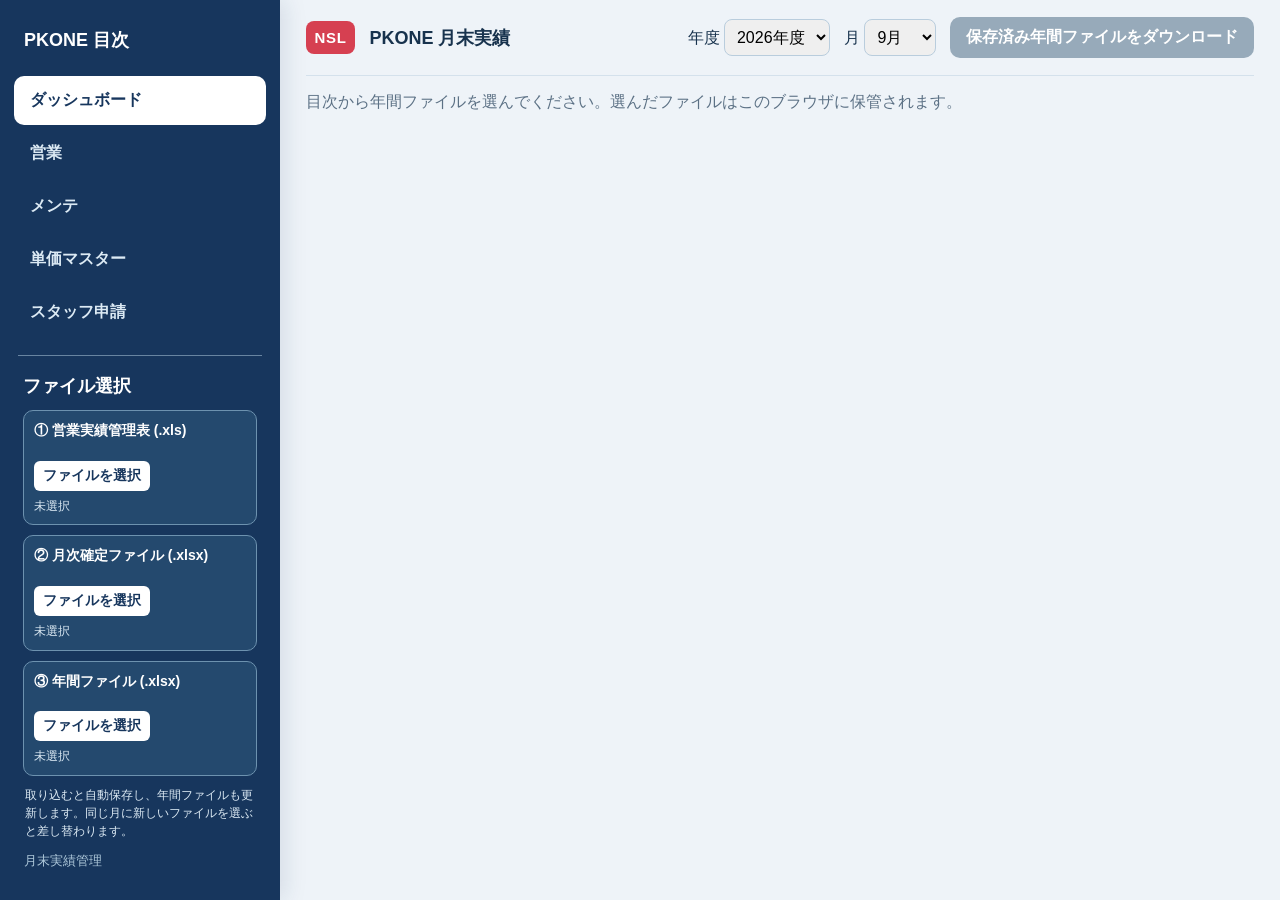
<file: cable-sales/index.html>
<!doctype html><html lang="ja"><head><meta charset="utf-8"><meta name="viewport" content="width=device-width,initial-scale=1"><meta http-equiv="refresh" content="0;url=./pkone/"><title>PKONE 月末実績</title></head><body><p><a href="./pkone/">PKONE 月末実績を開く</a></p></body></html>
</file>
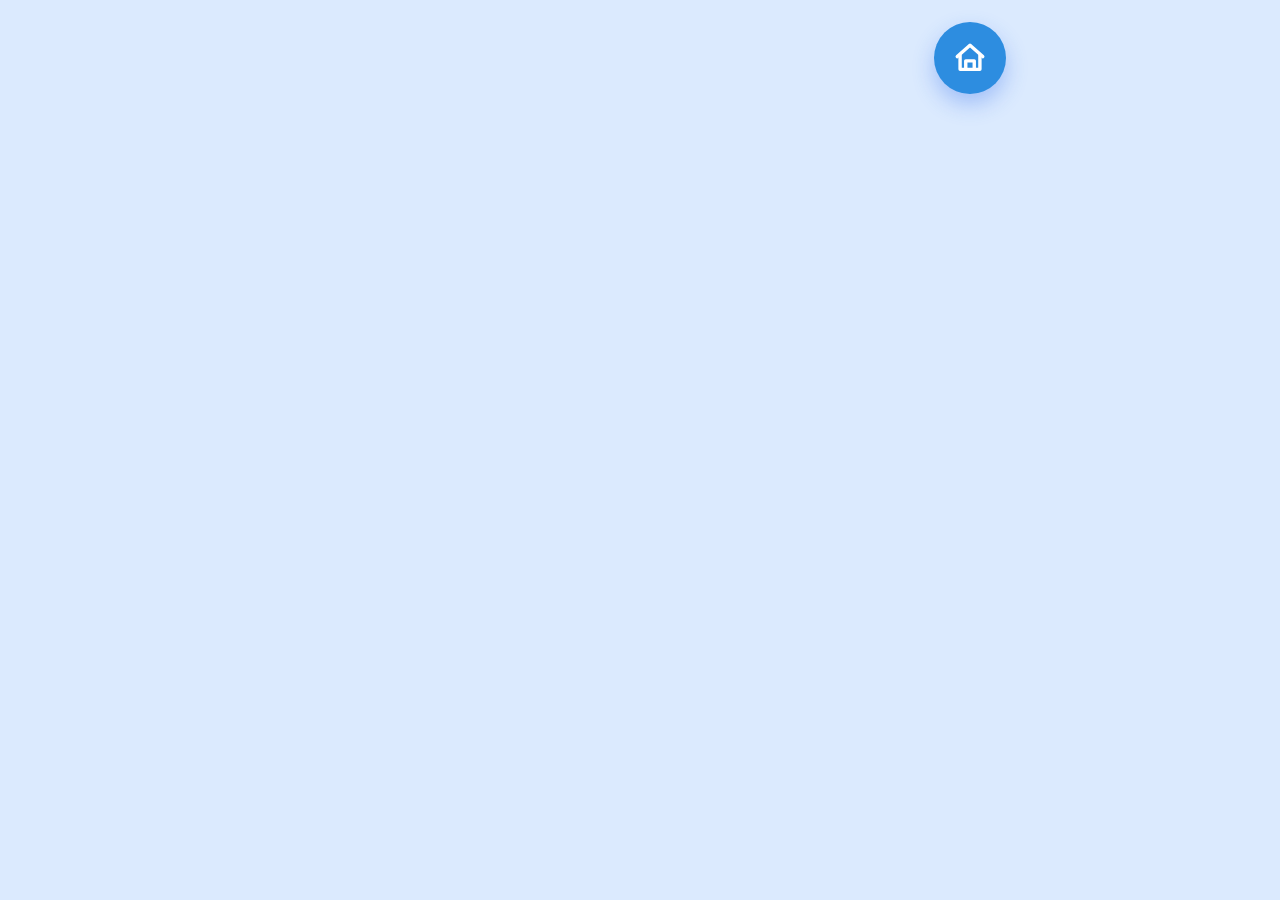
<file: meishi-pocket/index.html>
<!doctype html>
<html lang="ja">
<head>
  <meta charset="utf-8">
  <meta name="viewport" content="width=device-width, initial-scale=1">
  <title>名刺ポケット</title>
  <style>
    html,
    body {
      margin: 0;
      min-height: 100%;
      background: #dbeafe;
      font-family: system-ui, -apple-system, BlinkMacSystemFont, "Hiragino Sans", "Yu Gothic", sans-serif;
    }

    .app-frame {
      position: fixed;
      inset: 0;
      width: 100%;
      height: 100%;
      border: 0;
      background: #dbeafe;
    }

    .home-link {
      position: fixed;
      z-index: 10;
      top: 22px;
      right: max(18px, calc((100vw - 48rem) / 2 + 18px));
      display: grid;
      width: 72px;
      height: 72px;
      place-items: center;
      border-radius: 999px;
      background: #2d8de0;
      color: #fff;
      box-shadow: 0 10px 22px rgba(37, 99, 235, .32);
      text-decoration: none;
    }

    .home-link:focus-visible {
      outline: 4px solid #93c5fd;
      outline-offset: 4px;
    }

    .home-link svg {
      width: 34px;
      height: 34px;
      fill: none;
      stroke: currentColor;
      stroke-linecap: round;
      stroke-linejoin: round;
      stroke-width: 2.4;
    }

    @media (max-width: 640px) {
      .home-link {
        top: 16px;
        right: 16px;
        width: 60px;
        height: 60px;
      }

      .home-link svg {
        width: 29px;
        height: 29px;
      }
    }
  </style>
</head>
<body>
  <iframe
    class="app-frame"
    src="https://business-card-line-app-nsl-inky.vercel.app/cards?token=388599201de594a2ca83cfcb5fde91845aed51deff63c4790a00a664de03b5ee&amp;q=&amp;sort=newest"
    title="名刺ポケット"
    allow="camera"
  ></iframe>
  <a
    class="home-link"
    href="https://rsp51522-lab.github.io/nextsaleslab-demo/?mode=toolbox"
    aria-label="業務メニューのホームへ戻る"
    title="業務メニューへ戻る"
  >
    <svg viewBox="0 0 24 24" aria-hidden="true">
      <path d="m3 11 9-8 9 8"></path>
      <path d="M5 10v10h14V10"></path>
      <path d="M9 20v-6h6v6"></path>
    </svg>
  </a>
</body>
</html>
</file>
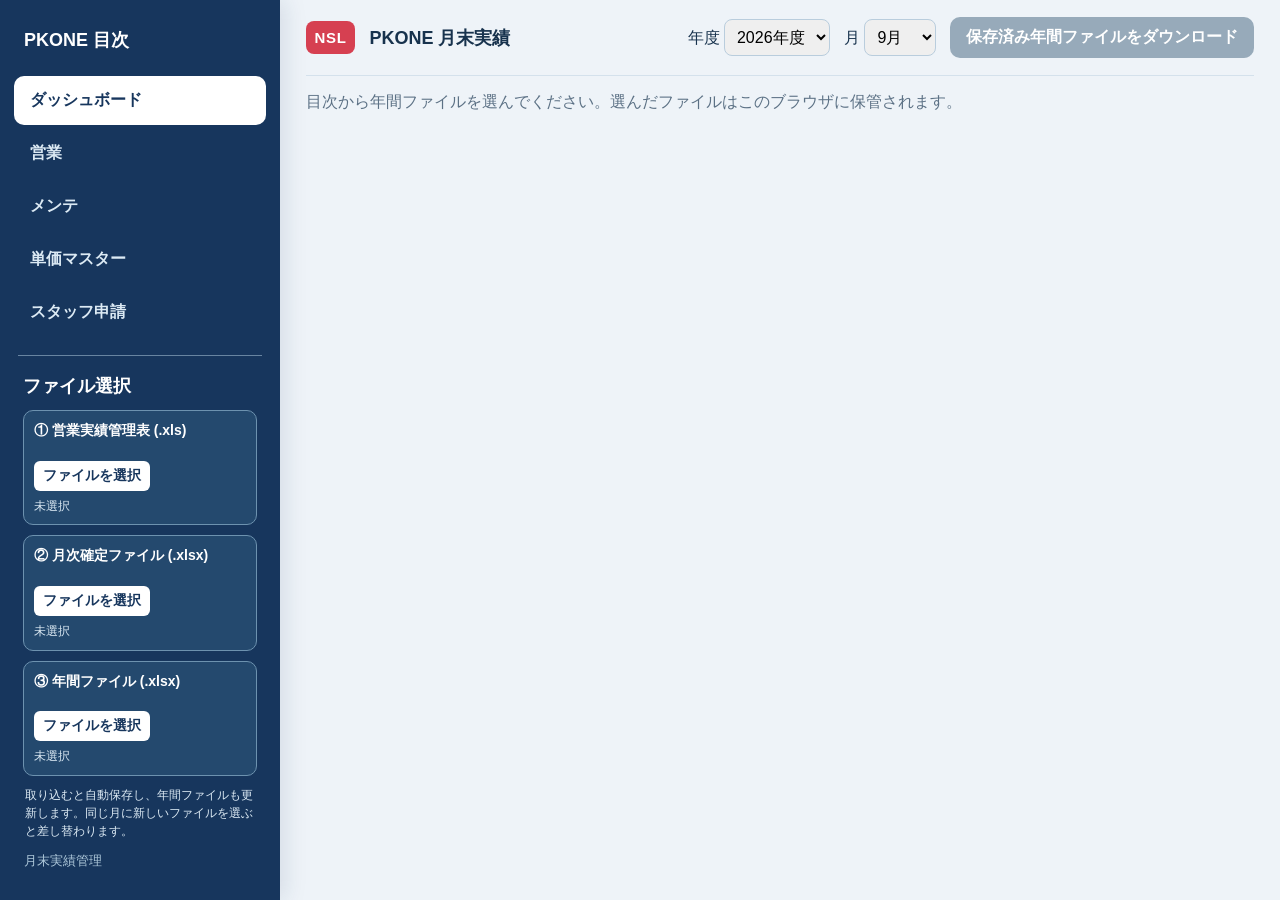
<file: cable-sales/pkone/index.html>
<!doctype html>
<html lang="ja">
<head>
  <meta charset="utf-8"><meta name="viewport" content="width=device-width,initial-scale=1">
  <meta name="apple-mobile-web-app-capable" content="yes"><meta name="apple-mobile-web-app-status-bar-style" content="default">
  <link rel="manifest" href="./manifest.webmanifest"><link rel="icon" type="image/svg+xml" href="./icon.svg">
  <title>PKONE 月末実績</title>
  <link rel="stylesheet" href="../style.css"><link rel="stylesheet" href="../sidebar.css">
  <style>
    body{padding-left:280px}.shell{width:100%;max-width:none;margin:0;padding:0 clamp(24px,2vw,56px) 70px;font-size:18px}.shell .notice,.shell .warning{font-size:16px}.shell .card h3{font-size:22px}.shell .view h2{font-size:28px}.shell .kpi-grid .stat span{font-size:17px}.shell .kpi-grid .stat strong{font-size:clamp(30px,2.7vw,42px)}
    .side-menu{width:280px}.sidebar-imports{margin:16px 4px 0;border-top:1px solid #6885a1;padding:18px 5px 8px;overflow-y:auto;min-height:0}.sidebar-imports h3{font-size:18px;margin:0 0 12px;color:#fff}.sidebar-imports .input-card{display:block;background:#24496e;border:1px solid #6d92af;border-radius:10px;padding:10px;margin-bottom:10px;min-height:0;cursor:pointer}.sidebar-imports .input-card:focus-within{outline:2px solid #fff}.sidebar-imports .input-card strong{display:block;font-size:14px;line-height:1.4;color:#fff}.sidebar-imports .input-card input{position:absolute;width:1px;height:1px;opacity:0}.sidebar-imports .file-choose{display:inline-block;background:#fff;color:#17365d;border-radius:6px;padding:6px 9px;margin-top:8px;font-size:14px;font-weight:700}.sidebar-imports .input-card p{font-size:12px;line-height:1.4;color:#dceaf4;margin:7px 0 0;overflow-wrap:anywhere}.sidebar-imports .sidebar-help{font-size:12px;line-height:1.5;color:#dceaf4;margin:8px 2px 0}
    #dashboard>h2,#sales-view>h2,#maintenance>h2{text-align:center}.kpi-grid .stat{text-align:center;align-items:center;justify-content:center}#dashboard .this-month>div{text-align:center;display:flex;flex-direction:column;align-items:center;justify-content:center}
    .inputs{display:grid;grid-template-columns:repeat(3,1fr);gap:14px}.input-card{background:#fff;border:2px dashed #9bb8cf;border-radius:14px;padding:20px;min-height:150px}.input-card strong{display:block;margin-bottom:12px}.input-card input{width:100%}.input-card p{font-size:13px;color:#58758e}
    .toolbar{display:flex;gap:14px;align-items:center;margin:20px 0;flex-wrap:wrap}.toolbar select{font:inherit;padding:11px;border:1px solid #b9cddd;border-radius:8px}.grid{display:grid;grid-template-columns:repeat(3,1fr);gap:12px}.grid .stat strong{font-size:clamp(22px,2.4vw,30px)}.sub{font-size:14px;color:#58758e;line-height:1.7}.view{margin-top:18px}[hidden]{display:none!important}.view h2{margin:8px 0 18px}
    .progress-layout{display:grid;grid-template-columns:1.65fr 1fr;gap:16px;margin:18px 0}.progress-layout .card{min-width:0}.line-chart{width:100%;height:auto;display:block}.chart-legend{display:flex;gap:10px 18px;flex-wrap:wrap;font-size:13px;color:#42627d;margin-top:8px}.chart-legend i{display:inline-block;width:18px;height:3px;vertical-align:middle;margin-right:5px}.progress-card{margin:14px 0;padding:16px 0;border-bottom:1px solid #dce7ef}.progress-card:last-child{border-bottom:0}.progress-card .period-title{display:block;font-size:20px;margin-bottom:12px}.progress-metrics{display:grid;grid-template-columns:minmax(120px,1fr) minmax(0,2fr);gap:16px}.progress-percent{text-align:left}.progress-percent span,.progress-facts span{font-size:20px}.progress-percent strong{display:block;font-size:28px;margin-top:5px}.progress-facts{display:grid;gap:8px;text-align:right}.progress-facts div{display:flex;justify-content:flex-end;align-items:baseline;gap:12px;flex-wrap:wrap}.progress-facts strong{font-size:22px;white-space:nowrap}.kpi-grid{margin:15px 0}.kpi-grid .stat,.kpi-grid .stat:nth-child(2),.kpi-grid .stat:nth-child(3){background:#fff;color:#111;border:2px solid #111}.kpi-grid .stat span{opacity:1;color:#111}
    #sales-view table{font-size:20px}#sales-view thead th{font-size:17px}#sales-view .cancel-row th,#sales-view .cancel-row td,#sales-view #reps tr>*:nth-child(5),#sales-view .rep-table thead th:nth-child(5){color:#c62828}.maintenance-details{display:grid;grid-template-columns:repeat(2,minmax(0,1fr));gap:16px}.maintenance-details .card{min-width:0;margin-top:0}.maintenance-details h3{text-align:center}.chart-stack{display:grid;gap:16px}.chart-box{min-width:0}.chart-box h3{margin-bottom:4px}.chart-box p{margin:0 0 12px}.this-month{display:grid;grid-template-columns:repeat(4,1fr);gap:10px;margin:16px 0}.this-month div{background:#fff;border:1px solid #c5d7e5;border-radius:12px;padding:18px}.this-month span{display:block;color:#58758e;font-size:18px}.this-month strong{display:block;color:#111;font-size:27px;margin-top:5px}.chart-note{font-size:15px;color:#58758e;margin:4px 0 0}.chart-legend{font-size:16px}
    header{height:auto;min-height:76px;gap:18px;flex-wrap:wrap;padding:12px 0}.toolbar{justify-content:flex-end;margin:0 0 0 auto}.toolbar label{font-size:16px;white-space:nowrap}.toolbar select{padding:8px}.toolbar .primary{padding:10px 16px;font-size:16px}.progress-facts strong{font-size:24px}.progress-facts .target span,.progress-facts .target strong{color:#2876a7}.progress-facts .target span,.progress-facts div:last-child span{font-size:24px}.progress-facts .target strong,.progress-facts div:last-child strong{font-size:28px}
    @media(max-width:900px){body{padding-left:0}.shell{width:100%;max-width:100%;margin:0 auto;padding:48px 20px 60px}.side-menu{width:min(280px,90vw)}.toolbar{justify-content:flex-start;width:100%;margin-left:0}}
    @media(min-width:901px) and (max-width:1150px){.inputs{grid-template-columns:repeat(2,1fr)}.progress-layout{grid-template-columns:1fr}}
    @media(max-width:850px){.inputs,.grid,.progress-layout,.this-month,.maintenance-details{grid-template-columns:1fr}.toolbar{align-items:stretch}.toolbar .primary{width:100%}#sales-view table{font-size:17px}.shell .kpi-grid .stat strong{font-size:30px}.progress-metrics{grid-template-columns:minmax(90px,1fr) minmax(0,2fr)}}
  </style>
</head>
<body><main class="shell">
  <header><div class="brand"><span class="mark">NSL</span><span>PKONE 月末実績</span></div><div class="toolbar"><label>年度 <select id="year"></select></label><label>月 <select id="month"><option value="9">9月</option></select></label><button id="save" class="primary" disabled>保存済み年間ファイルをダウンロード</button></div></header>
  <div id="file-imports" class="sidebar-imports"><h3>ファイル選択</h3>
    <label class="input-card"><strong>① 営業実績管理表 (.xls)</strong><input id="sales" type="file" accept=".xls"><span class="file-choose">ファイルを選択</span><p id="sales-name">未選択</p></label>
    <label class="input-card"><strong>② 月次確定ファイル (.xlsx)</strong><input id="confirmed" type="file" accept=".xlsx"><span class="file-choose">ファイルを選択</span><p id="confirmed-name">未選択</p></label>
    <label class="input-card"><strong>③ 年間ファイル (.xlsx)</strong><input id="annual" type="file" accept=".xlsx"><span class="file-choose">ファイルを選択</span><p id="annual-name">未選択</p></label>
    <p class="sidebar-help">取り込むと自動保存し、年間ファイルも更新します。同じ月に新しいファイルを選ぶと差し替わります。</p>
  </div>
  <p id="status" class="notice" role="status">目次から年間ファイルを選んでください。</p>
  <p id="empty-view" class="card" hidden>この月のデータがありません。目次からファイルを選んでください。営業とメンテには自動反映されます。</p>
  <section id="result" hidden>
    <div id="warning" class="warning" hidden></div>
    <section id="dashboard" class="view">
      <h2>ダッシュボード</h2>
      <div class="grid kpi-grid"><div class="stat"><span>選択月の確定売上</span><strong id="total"></strong></div><div class="stat"><span>営業売上</span><strong id="sales-total"></strong></div><div class="stat"><span>メンテ売上</span><strong id="maintenance-total"></strong></div></div>
      <div id="this-month-summary" class="this-month"></div>
      <div class="progress-layout"><div class="card"><h3>全体売上・営業・メンテの月別推移</h3><div id="monthly-progress"></div></div><div class="card"><h3>上期・下期・年間</h3><div id="period-progress"></div></div></div>
      <div class="chart-stack"><div class="card chart-box"><h3>営業の月別真水実績</h3><p class="sub">獲得真水からキャンセル真水を引いた実績</p><div id="fresh-chart"></div></div><div class="card chart-box"><h3>メンテの月別PT</h3><p class="sub">年間ファイルのメンテPTを表示</p><div id="pt-chart"></div><p id="pt-note" class="chart-note"></p></div></div>
      <p class="sub">全体売上の月間目標は450万円です。上期は6〜11月、下期は12〜5月。年間ファイルの入力済み月を表示し、確定ファイルを読み込んだ月は確定値を優先します。未入力月はグラフに表示しません。</p>
    </section>
    <section id="sales-view" class="view" hidden>
      <h2>営業実績</h2>
      <div class="grid kpi-grid"><div class="stat"><span>営業の合計売上</span><strong id="sales-kpi"></strong></div><div class="stat"><span>真水実績合計</span><strong id="shared-kpi"></strong></div><div class="stat"><span>真水獲得合計</span><strong id="existing-kpi"></strong></div></div>
      <div class="card"><h3>売上区分</h3><div class="scroll"><table><thead><tr><th>区分</th><th>件数</th><th>確定売上</th></tr></thead><tbody id="sales-rows"></tbody></table></div></div>
      <div class="card" style="margin-top:16px"><h3>担当者別</h3><div class="scroll"><table class="rep-table"><thead><tr><th>担当</th><th>確定表の担当売上</th><th>実績</th><th>戸建真水</th><th>キャンセル真水</th><th>OP件数</th></tr></thead><tbody id="reps"></tbody></table></div><p class="sub">担当売上は確定表の担当別元売上から、その担当のキャンセル売上を控除しています。固定費と未配賦の差額は担当者別に含めません。</p></div>
    </section>
    <section id="maintenance" class="view" hidden>
      <h2>メンテ実績</h2><div class="grid kpi-grid"><div class="stat"><span>メンテの合計売上</span><strong id="maintenance-kpi"></strong></div><div class="stat"><span>栃木</span><strong id="tochigi-kpi"></strong></div><div class="stat"><span>古河</span><strong id="koga-kpi"></strong></div></div>
      <div class="maintenance-details"><div class="card"><h3>栃木</h3><div class="scroll"><table><thead><tr><th>区分</th><th>件数・時間</th><th>確定売上</th></tr></thead><tbody id="tochigi-rows"></tbody></table></div></div><div class="card"><h3>古河</h3><div class="scroll"><table><thead><tr><th>区分</th><th>件数・時間</th><th>確定売上</th></tr></thead><tbody id="koga-rows"></tbody></table></div></div></div>
    </section>
    <p class="sub">営業の戸建真水・実績・キャンセル真水と売上・メンテ売上は確定ファイルから、OP件数は営業実績管理表から読み込みます。保存した年間ファイルはExcelで開くと数式が再計算されます。</p>
  </section>
</main><script src="./jszip.min.js"></script><script src="../sidebar.js"></script><script>document.querySelector('.side-menu').insertBefore(document.querySelector('#file-imports'),document.querySelector('.side-menu small'));</script><script type="module" src="./app-20260930-1825.js?v=20261103-historical-layout"></script></body></html>
</file>
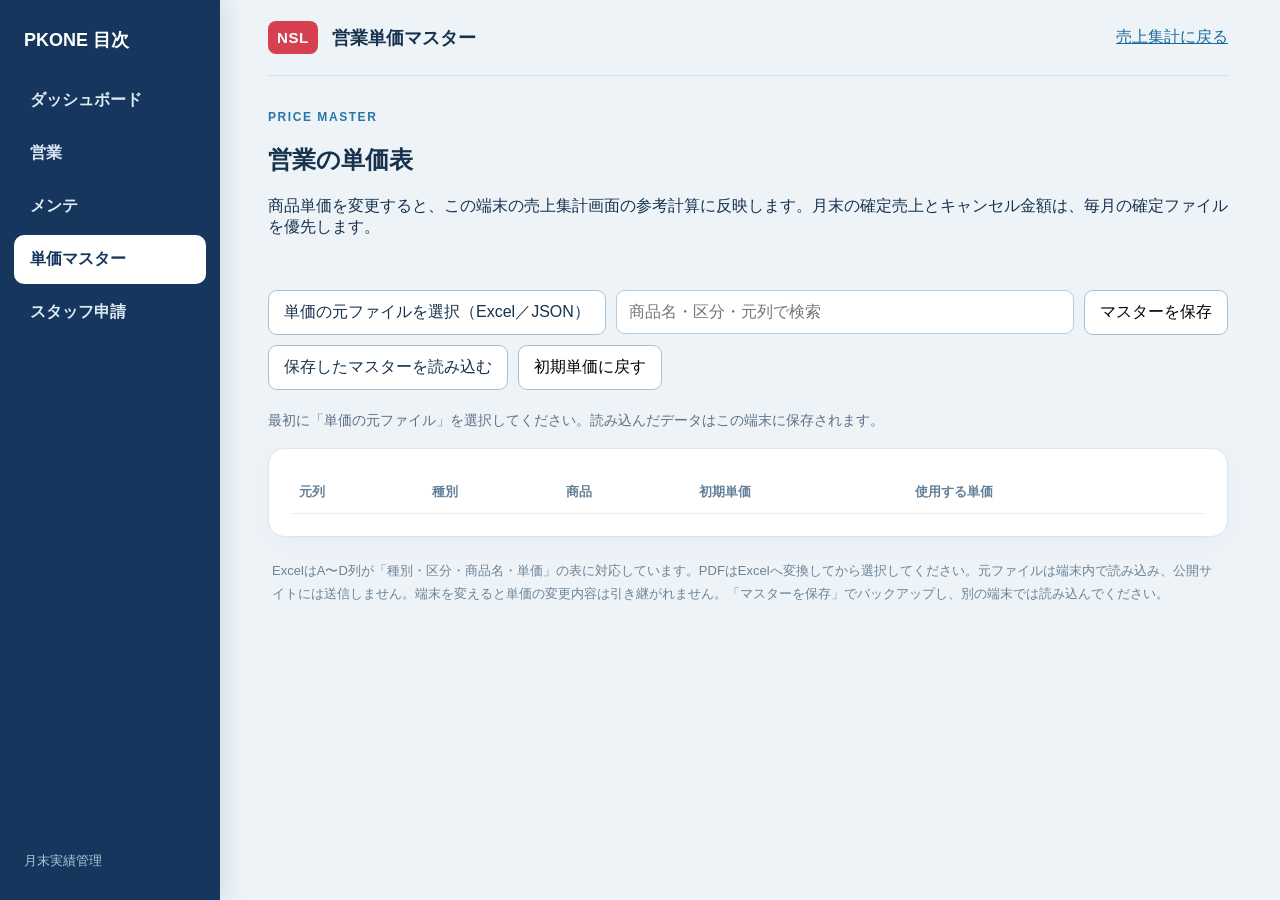
<file: cable-sales/price-master/index.html>
<!doctype html><html lang="ja"><head><meta charset="utf-8"><meta name="viewport" content="width=device-width,initial-scale=1"><title>営業単価マスター</title><link rel="stylesheet" href="../style.css"><link rel="stylesheet" href="../sidebar.css"><style>.controls{display:flex;gap:10px;flex-wrap:wrap;align-items:center;margin:22px 0}.controls input{font:inherit;padding:12px;border:1px solid #b8cede;border-radius:9px;flex:1;min-width:230px}.secondary{border:1px solid #aac0d2;border-radius:9px;background:#fff;padding:11px 15px;font:inherit;cursor:pointer}.master-table input{font:inherit;width:125px;padding:8px;border:1px solid #afc4d6;border-radius:7px;text-align:right}.master-table td:nth-child(2),.master-table td:nth-child(3){text-align:left}.master-table th{text-align:left}.master-table td:last-child{text-align:right}.master-table tr.changed{background:#fff7e8}.master-table table{min-width:750px}a{color:#176a9c}.import-preview{margin:20px 0}.import-preview table{min-width:1100px}.import-preview td,.import-preview th{text-align:left}.import-preview input[type=number]{width:110px;padding:8px;font:inherit}.import-preview select{max-width:260px;padding:8px;font:inherit}.import-preview p{line-height:1.7}.import-preview td:last-child{color:#a13c16}</style></head><body><main class="shell"><header><div class="brand"><span class="mark">NSL</span><span>営業単価マスター</span></div><a href="../pkone/">売上集計に戻る</a></header><section class="workspace" style="display:block;padding:34px 0 14px"><p class="eyebrow">PRICE MASTER</p><h1>営業の単価表</h1><p class="sub">商品単価を変更すると、この端末の売上集計画面の参考計算に反映します。月末の確定売上とキャンセル金額は、毎月の確定ファイルを優先します。</p></section><div class="controls"><label class="secondary">単価の元ファイルを選択（Excel／JSON）<input id="source" type="file" accept=".xlsx,.xls,.json,application/vnd.openxmlformats-officedocument.spreadsheetml.sheet,application/vnd.ms-excel,application/json" hidden></label><input id="search" type="search" placeholder="商品名・区分・元列で検索"><button id="export" class="secondary">マスターを保存</button><label class="secondary">保存したマスターを読み込む<input id="import" type="file" accept=".json" hidden></label><button id="reset" class="secondary">初期単価に戻す</button></div><p id="status" class="notice" role="status"></p><div class="card"><div class="scroll master-table"><table><thead><tr><th>元列</th><th>種別</th><th>商品</th><th>初期単価</th><th>使用する単価</th></tr></thead><tbody id="rows"></tbody></table></div></div><p class="footnote">ExcelはA〜D列が「種別・区分・商品名・単価」の表に対応しています。PDFはExcelへ変換してから選択してください。元ファイルは端末内で読み込み、公開サイトには送信しません。端末を変えると単価の変更内容は引き継がれません。「マスターを保存」でバックアップし、別の端末では読み込んでください。</p></main><script src="../pkone/jszip.min.js"></script><script type="module" src="./app.js?v=20261031-excel"></script><script src="../sidebar.js"></script></body></html>
</file>
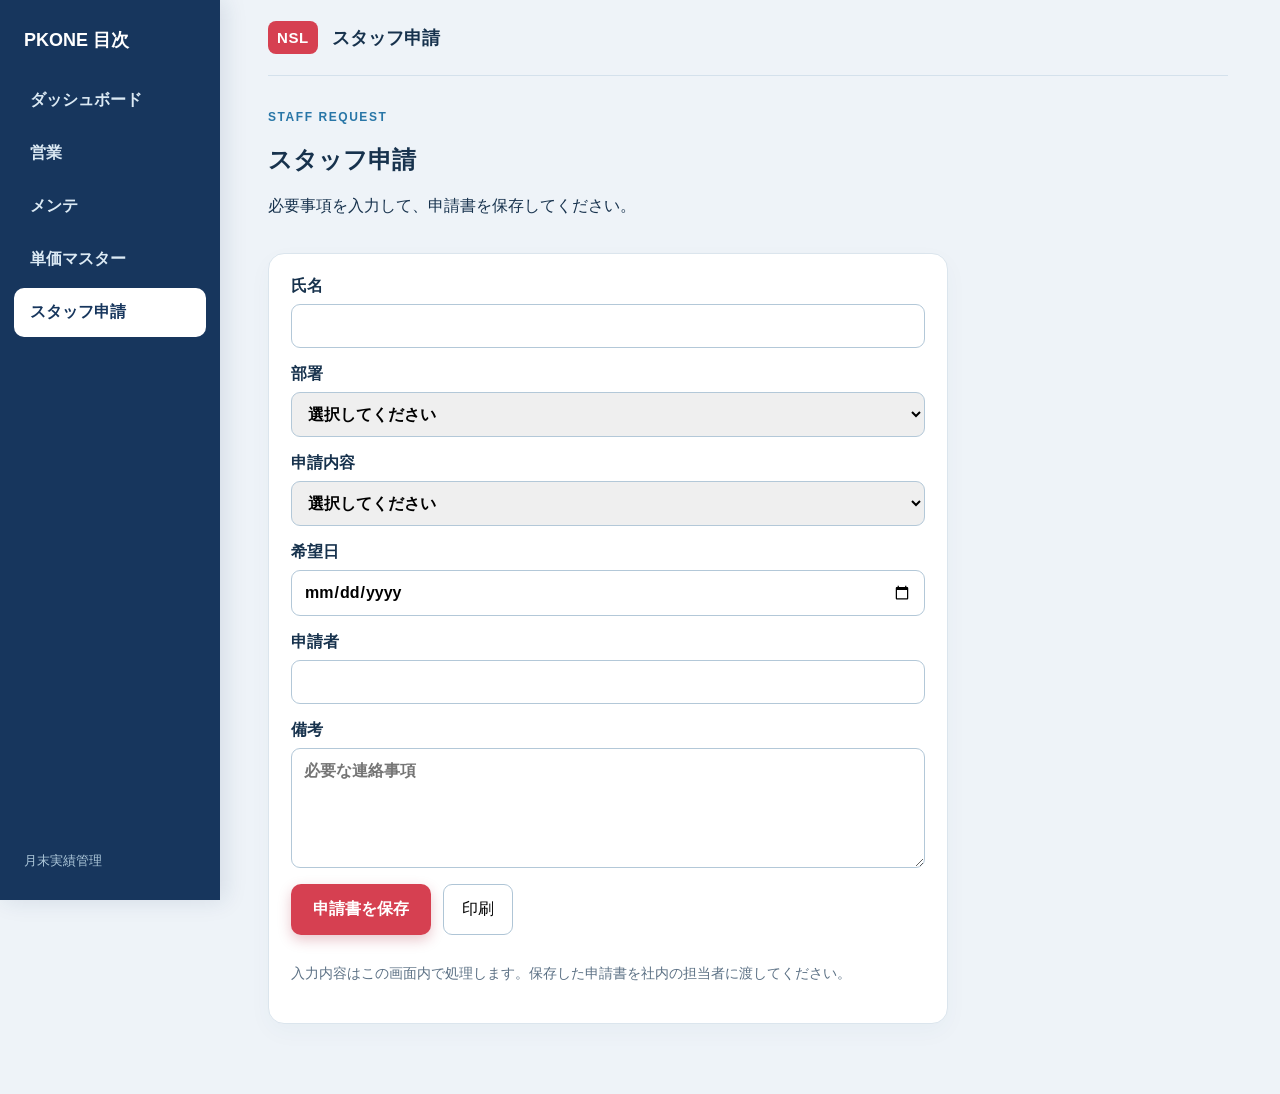
<file: cable-sales/staff/index.html>
<!doctype html><html lang="ja"><head><meta charset="utf-8"><meta name="viewport" content="width=device-width,initial-scale=1"><title>スタッフ申請</title><link rel="stylesheet" href="../style.css"><link rel="stylesheet" href="../sidebar.css"><style>.form{max-width:680px;display:grid;gap:16px}.form label{display:grid;gap:7px;font-weight:700}.form input,.form select,.form textarea{font:inherit;padding:12px;border:1px solid #b3c8d8;border-radius:9px;width:100%}.form textarea{min-height:120px}.actions{display:flex;gap:12px;flex-wrap:wrap}.secondary{font:inherit;padding:12px 18px;border:1px solid #afc5d6;border-radius:9px;background:#fff;cursor:pointer}</style></head><body><main class="shell"><header><div class="brand"><span class="mark">NSL</span><span>スタッフ申請</span></div></header><section class="workspace" style="display:block;padding:34px 0 20px"><p class="eyebrow">STAFF REQUEST</p><h1>スタッフ申請</h1><p>必要事項を入力して、申請書を保存してください。</p></section><form id="request" class="card form"><label>氏名<input name="name" autocomplete="name" required></label><label>部署<select name="department" required><option value="">選択してください</option><option>営業</option><option>メンテ</option><option>その他</option></select></label><label>申請内容<select name="type" required><option value="">選択してください</option><option>新規スタッフ</option><option>部署変更</option><option>情報変更</option></select></label><label>希望日<input name="date" type="date" required></label><label>申請者<input name="requester" required></label><label>備考<textarea name="note" placeholder="必要な連絡事項"></textarea></label><div class="actions"><button class="primary" type="submit">申請書を保存</button><button class="secondary" type="button" id="print">印刷</button></div><p id="status" class="notice" role="status">入力内容はこの画面内で処理します。保存した申請書を社内の担当者に渡してください。</p></form></main><script src="../sidebar.js"></script><script type="module" src="./app.js"></script></body></html>
</file>
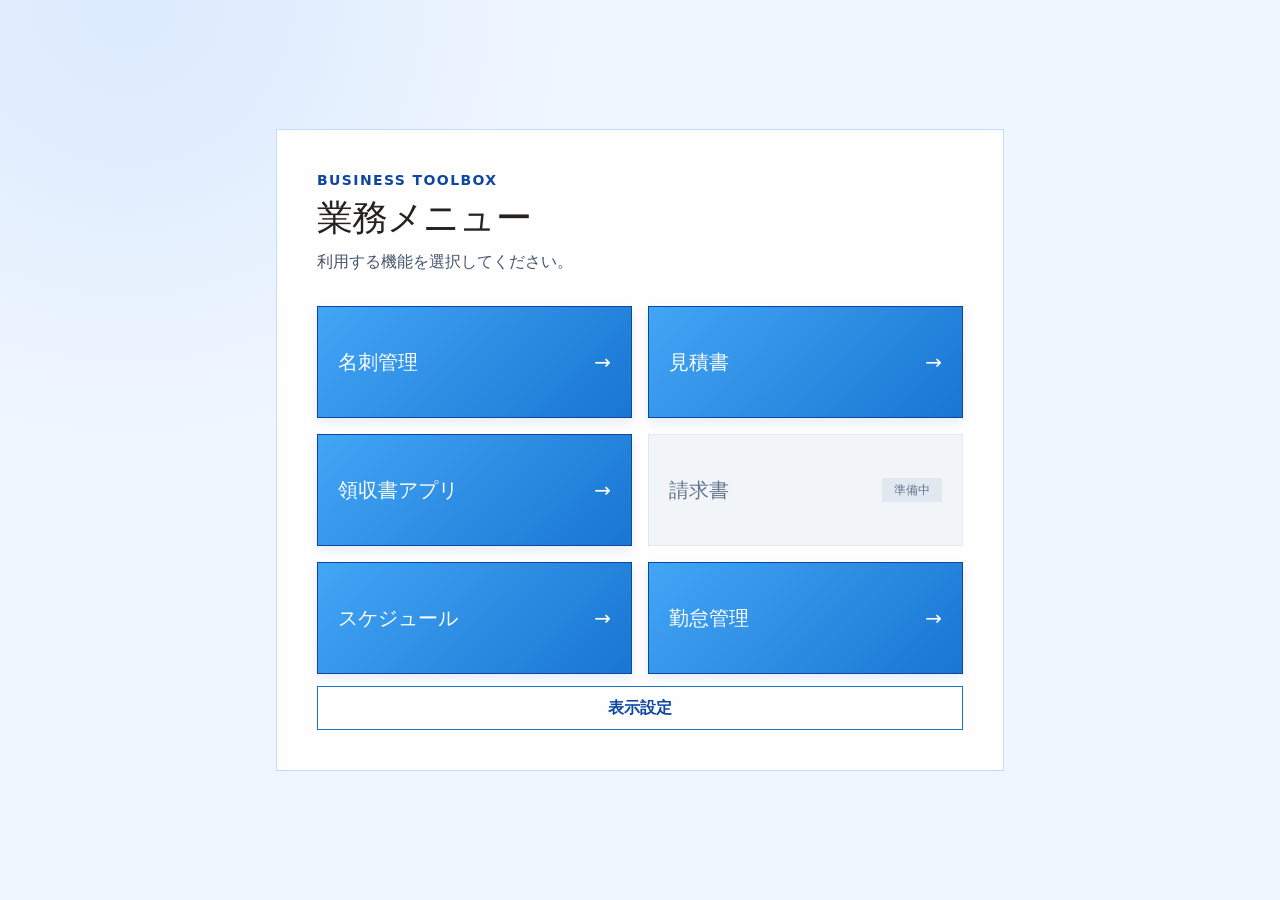
<file: meishi-pocket.html>
<!DOCTYPE html>
<!-- saved from url=(0117)https://business-card-line-app-nsl.vercel.app/?token=388599201de594a2ca83cfcb5fde91845aed51deff63c4790a00a664de03b5ee -->
<html lang="ja"><head><meta http-equiv="Content-Type" content="text/html; charset=UTF-8"><meta name="viewport" content="width=device-width, initial-scale=1"><link rel="stylesheet" href="./meishi-pocket-assets/0wmx5zljvlf96.css" data-precedence="next"><link rel="preload" as="script" fetchpriority="low" href="./meishi-pocket-assets/26lyh31vdrdxx.js"><script src="./meishi-pocket-assets/07-hzktxqjvzd.js" async=""></script><script src="./meishi-pocket-assets/3mrlin8awwmf8.js" async=""></script><script src="./meishi-pocket-assets/27ljj3t19togt.js" async=""></script><script src="./meishi-pocket-assets/turbopack-1ifn1-4yifd8n.js" async=""></script><script src="./meishi-pocket-assets/158myu8e_yme3.js" async=""></script><script src="./meishi-pocket-assets/2-u-ot5edwuy4.js" async=""></script><title>名刺ポケット</title><meta name="description" content="交流会向けLINE名刺管理ツール"><script src="./meishi-pocket-assets/0cz1d0mv5g_q7.js" nomodule=""></script></head><body><div hidden=""><!--$--><!--/$--></div><div data-company-theme="true" data-theme="blue" class="theme-surface min-h-dvh"><main class="mx-auto flex min-h-dvh max-w-3xl items-center px-4 py-4 sm:px-5 sm:py-8"><section class="w-full border border-brand-soft bg-white/95 p-4 sm:p-6 md:p-10"><p class="text-xs font-semibold tracking-widest text-brand-dark sm:text-sm">BUSINESS TOOLBOX</p><h1 class="mt-1.5 text-3xl font-medium tracking-tight sm:mt-2 sm:text-4xl">業務メニュー</h1><p class="mt-2 text-sm text-slate-600 sm:mt-3 sm:text-base">利用する機能を選択してください。</p><div class="mt-5 grid grid-cols-2 gap-2 sm:mt-8 sm:gap-4"><a href="https://business-card-line-app-nsl.vercel.app/cards?token=388599201de594a2ca83cfcb5fde91845aed51deff63c4790a00a664de03b5ee" class="menu-tile menu-tile-primary flex min-h-24 flex-col items-start justify-between gap-2 border border-brand-dark p-3 text-base font-medium text-white sm:min-h-28 sm:flex-row sm:items-center sm:p-5 sm:text-xl">名刺管理 <span class="self-end sm:self-auto" aria-hidden="true">→</span></a><a href="https://rsp51522-lab.github.io/nextsaleslab-demo/" class="menu-tile menu-tile-primary flex min-h-24 flex-col items-start justify-between gap-2 border border-brand-dark p-3 text-base font-medium text-white sm:min-h-28 sm:flex-row sm:items-center sm:p-5 sm:text-xl">見積書<span class="self-end sm:self-auto" aria-hidden="true">→</span></a><a href="https://receipt-manager-line.vercel.app/?token=68d686070a11c103ffe2a378b8bf79cbea536bbee2e0b8a46d7f848a2cfa755a" class="menu-tile menu-tile-primary flex min-h-24 flex-col items-start justify-between gap-2 border border-brand-dark p-3 text-base font-medium text-white sm:min-h-28 sm:flex-row sm:items-center sm:p-5 sm:text-xl">領収書アプリ<span class="self-end sm:self-auto" aria-hidden="true">→</span></a><div aria-disabled="true" class="flex min-h-24 flex-col items-start justify-between gap-2 border border-slate-200 bg-slate-100 p-3 text-base font-medium text-slate-500 sm:min-h-28 sm:flex-row sm:items-center sm:p-5 sm:text-xl">請求書<span class="self-end bg-slate-200 px-2 py-1 text-[10px] sm:self-auto sm:px-3 sm:text-xs">準備中</span></div><a href="https://calendar.worksmobile.com/web/calendar/main?viewType=week" class="menu-tile menu-tile-primary flex min-h-24 flex-col items-start justify-between gap-2 border border-brand-dark p-3 text-base font-medium text-white sm:min-h-28 sm:flex-row sm:items-center sm:p-5 sm:text-xl">スケジュール<span class="self-end sm:self-auto" aria-hidden="true">→</span></a><a href="https://rsp51522-lab.github.io/nsl-soudansho-lp/kintai-lineworks/" class="menu-tile menu-tile-primary flex min-h-24 flex-col items-start justify-between gap-2 border border-brand-dark p-3 text-base font-medium text-white sm:min-h-28 sm:flex-row sm:items-center sm:p-5 sm:text-xl">勤怠管理<span class="self-end sm:self-auto" aria-hidden="true">→</span></a></div><a href="https://business-card-line-app-nsl.vercel.app/settings?token=388599201de594a2ca83cfcb5fde91845aed51deff63c4790a00a664de03b5ee" class="mt-3 flex min-h-11 items-center justify-center border border-brand font-semibold text-brand-dark">表示設定</a></section></main></div><!--$--><!--/$--><script src="./meishi-pocket-assets/26lyh31vdrdxx.js" id="_R_" async=""></script><script>(self.__next_f=self.__next_f||[]).push([0])</script><script>self.__next_f.push([1,"1:\"$Sreact.fragment\"\n2:I[39756,[\"/_next/static/chunks/158myu8e_yme3.js\"],\"default\"]\n3:I[37457,[\"/_next/static/chunks/158myu8e_yme3.js\"],\"default\"]\n5:I[97367,[\"/_next/static/chunks/158myu8e_yme3.js\"],\"OutletBoundary\"]\n6:\"$Sreact.suspense\"\n8:I[97367,[\"/_next/static/chunks/158myu8e_yme3.js\"],\"ViewportBoundary\"]\na:I[97367,[\"/_next/static/chunks/158myu8e_yme3.js\"],\"MetadataBoundary\"]\nc:I[46900,[\"/_next/static/chunks/158myu8e_yme3.js\"],\"default\",1]\n:HL[\"/_next/static/chunks/0wmx5zljvlf96.css\",\"style\"]\n"])</script><script>self.__next_f.push([1,"0:{\"P\":null,\"c\":[\"\",\"?token=388599201de594a2ca83cfcb5fde91845aed51deff63c4790a00a664de03b5ee\"],\"q\":\"?token=388599201de594a2ca83cfcb5fde91845aed51deff63c4790a00a664de03b5ee\",\"i\":false,\"f\":[[[\"\",{\"children\":[\"__PAGE__?{\\\"token\\\":\\\"388599201de594a2ca83cfcb5fde91845aed51deff63c4790a00a664de03b5ee\\\"}\",{}]},\"$undefined\",\"$undefined\",16],[[\"$\",\"$1\",\"c\",{\"children\":[[[\"$\",\"link\",\"0\",{\"rel\":\"stylesheet\",\"href\":\"/_next/static/chunks/0wmx5zljvlf96.css\",\"precedence\":\"next\",\"crossOrigin\":\"$undefined\",\"nonce\":\"$undefined\"}],[\"$\",\"script\",\"script-0\",{\"src\":\"/_next/static/chunks/158myu8e_yme3.js\",\"async\":true,\"nonce\":\"$undefined\"}]],[\"$\",\"html\",null,{\"lang\":\"ja\",\"children\":[\"$\",\"body\",null,{\"children\":[\"$\",\"$L2\",null,{\"parallelRouterKey\":\"children\",\"error\":\"$undefined\",\"errorStyles\":\"$undefined\",\"errorScripts\":\"$undefined\",\"template\":[\"$\",\"$L3\",null,{}],\"templateStyles\":\"$undefined\",\"templateScripts\":\"$undefined\",\"notFound\":[[[\"$\",\"title\",null,{\"children\":\"404: This page could not be found.\"}],[\"$\",\"div\",null,{\"style\":{\"fontFamily\":\"system-ui,\\\"Segoe UI\\\",Roboto,Helvetica,Arial,sans-serif,\\\"Apple Color Emoji\\\",\\\"Segoe UI Emoji\\\"\",\"height\":\"100vh\",\"textAlign\":\"center\",\"display\":\"flex\",\"flexDirection\":\"column\",\"alignItems\":\"center\",\"justifyContent\":\"center\"},\"children\":[\"$\",\"div\",null,{\"children\":[[\"$\",\"style\",null,{\"dangerouslySetInnerHTML\":{\"__html\":\"body{color:#000;background:#fff;margin:0}.next-error-h1{border-right:1px solid rgba(0,0,0,.3)}@media (prefers-color-scheme:dark){body{color:#fff;background:#000}.next-error-h1{border-right:1px solid rgba(255,255,255,.3)}}\"}}],[\"$\",\"h1\",null,{\"className\":\"next-error-h1\",\"style\":{\"display\":\"inline-block\",\"margin\":\"0 20px 0 0\",\"padding\":\"0 23px 0 0\",\"fontSize\":24,\"fontWeight\":500,\"verticalAlign\":\"top\",\"lineHeight\":\"49px\"},\"children\":404}],[\"$\",\"div\",null,{\"style\":{\"display\":\"inline-block\"},\"children\":[\"$\",\"h2\",null,{\"style\":{\"fontSize\":14,\"fontWeight\":400,\"lineHeight\":\"49px\",\"margin\":0},\"children\":\"This page could not be found.\"}]}]]}]}]],[]],\"forbidden\":\"$undefined\",\"unauthorized\":\"$undefined\"}]}]}]]}],{\"children\":[[\"$\",\"$1\",\"c\",{\"children\":[\"$L4\",[[\"$\",\"script\",\"script-0\",{\"src\":\"/_next/static/chunks/2-u-ot5edwuy4.js\",\"async\":true,\"nonce\":\"$undefined\"}]],[\"$\",\"$L5\",null,{\"children\":[\"$\",\"$6\",null,{\"name\":\"Next.MetadataOutlet\",\"children\":\"$@7\"}]}]]}],{},null,false,null]},null,false,null],[\"$\",\"$1\",\"h\",{\"children\":[null,[\"$\",\"$L8\",null,{\"children\":\"$L9\"}],[\"$\",\"div\",null,{\"hidden\":true,\"children\":[\"$\",\"$La\",null,{\"children\":[\"$\",\"$6\",null,{\"name\":\"Next.Metadata\",\"children\":\"$Lb\"}]}]}],null]}],false]],\"m\":\"$undefined\",\"G\":[\"$c\",[[\"$\",\"link\",\"0\",{\"rel\":\"stylesheet\",\"href\":\"/_next/static/chunks/0wmx5zljvlf96.css\",\"precedence\":\"next\",\"crossOrigin\":\"$undefined\",\"nonce\":\"$undefined\"}]]],\"S\":false,\"h\":null,\"s\":\"$undefined\",\"l\":\"$undefined\",\"p\":\"$undefined\",\"d\":\"$undefined\",\"b\":\"tAlg94wyhOO9NIgUwvT1R\"}\n"])</script><script>self.__next_f.push([1,"9:[[\"$\",\"meta\",\"0\",{\"charSet\":\"utf-8\"}],[\"$\",\"meta\",\"1\",{\"name\":\"viewport\",\"content\":\"width=device-width, initial-scale=1\"}]]\n7:null\nb:[[\"$\",\"title\",\"0\",{\"children\":\"名刺ポケット\"}],[\"$\",\"meta\",\"1\",{\"name\":\"description\",\"content\":\"交流会向けLINE名刺管理ツール\"}]]\n"])</script><script>self.__next_f.push([1,"d:I[79317,[\"/_next/static/chunks/158myu8e_yme3.js\",\"/_next/static/chunks/2-u-ot5edwuy4.js\"],\"default\"]\n"])</script><script>self.__next_f.push([1,"4:[\"$\",\"div\",null,{\"data-company-theme\":true,\"data-theme\":\"blue\",\"className\":\"theme-surface min-h-dvh\",\"children\":[\"$\",\"main\",null,{\"className\":\"mx-auto flex min-h-dvh max-w-3xl items-center px-4 py-4 sm:px-5 sm:py-8\",\"children\":[\"$\",\"section\",null,{\"className\":\"w-full border border-brand-soft bg-white/95 p-4 sm:p-6 md:p-10\",\"children\":[[\"$\",\"p\",null,{\"className\":\"text-xs font-semibold tracking-widest text-brand-dark sm:text-sm\",\"children\":\"BUSINESS TOOLBOX\"}],[\"$\",\"h1\",null,{\"className\":\"mt-1.5 text-3xl font-medium tracking-tight sm:mt-2 sm:text-4xl\",\"children\":\"業務メニュー\"}],[\"$\",\"p\",null,{\"className\":\"mt-2 text-sm text-slate-600 sm:mt-3 sm:text-base\",\"children\":\"利用する機能を選択してください。\"}],[\"$\",\"div\",null,{\"className\":\"mt-5 grid grid-cols-2 gap-2 sm:mt-8 sm:gap-4\",\"children\":[[\"$\",\"$Ld\",null,{\"token\":\"388599201de594a2ca83cfcb5fde91845aed51deff63c4790a00a664de03b5ee\",\"className\":\"menu-tile menu-tile-primary flex min-h-24 flex-col items-start justify-between gap-2 border border-brand-dark p-3 text-base font-medium text-white sm:min-h-28 sm:flex-row sm:items-center sm:p-5 sm:text-xl\",\"children\":[\"名刺管理 \",[\"$\",\"span\",null,{\"className\":\"self-end sm:self-auto\",\"aria-hidden\":true,\"children\":\"→\"}]]}],[[\"$\",\"a\",\"見積書\",{\"href\":\"https://rsp51522-lab.github.io/nextsaleslab-demo/\",\"className\":\"menu-tile menu-tile-primary flex min-h-24 flex-col items-start justify-between gap-2 border border-brand-dark p-3 text-base font-medium text-white sm:min-h-28 sm:flex-row sm:items-center sm:p-5 sm:text-xl\",\"children\":[\"見積書\",[\"$\",\"span\",null,{\"className\":\"self-end sm:self-auto\",\"aria-hidden\":true,\"children\":\"→\"}]]}],[\"$\",\"a\",\"領収書アプリ\",{\"href\":\"https://receipt-manager-line.vercel.app/?token=68d686070a11c103ffe2a378b8bf79cbea536bbee2e0b8a46d7f848a2cfa755a\",\"className\":\"menu-tile menu-tile-primary flex min-h-24 flex-col items-start justify-between gap-2 border border-brand-dark p-3 text-base font-medium text-white sm:min-h-28 sm:flex-row sm:items-center sm:p-5 sm:text-xl\",\"children\":[\"領収書アプリ\",[\"$\",\"span\",null,{\"className\":\"self-end sm:self-auto\",\"aria-hidden\":true,\"children\":\"→\"}]]}],[\"$\",\"div\",\"請求書\",{\"aria-disabled\":\"true\",\"className\":\"flex min-h-24 flex-col items-start justify-between gap-2 border border-slate-200 bg-slate-100 p-3 text-base font-medium text-slate-500 sm:min-h-28 sm:flex-row sm:items-center sm:p-5 sm:text-xl\",\"children\":[\"請求書\",[\"$\",\"span\",null,{\"className\":\"self-end bg-slate-200 px-2 py-1 text-[10px] sm:self-auto sm:px-3 sm:text-xs\",\"children\":\"準備中\"}]]}],[\"$\",\"a\",\"スケジュール\",{\"href\":\"https://calendar.worksmobile.com/web/calendar/main?viewType=week\",\"className\":\"menu-tile menu-tile-primary flex min-h-24 flex-col items-start justify-between gap-2 border border-brand-dark p-3 text-base font-medium text-white sm:min-h-28 sm:flex-row sm:items-center sm:p-5 sm:text-xl\",\"children\":[\"スケジュール\",[\"$\",\"span\",null,{\"className\":\"self-end sm:self-auto\",\"aria-hidden\":true,\"children\":\"→\"}]]}],[\"$\",\"a\",\"勤怠管理\",{\"href\":\"https://rsp51522-lab.github.io/nsl-soudansho-lp/kintai-lineworks/\",\"className\":\"menu-tile menu-tile-primary flex min-h-24 flex-col items-start justify-between gap-2 border border-brand-dark p-3 text-base font-medium text-white sm:min-h-28 sm:flex-row sm:items-center sm:p-5 sm:text-xl\",\"children\":[\"勤怠管理\",[\"$\",\"span\",null,{\"className\":\"self-end sm:self-auto\",\"aria-hidden\":true,\"children\":\"→\"}]]}]]]}],[\"$\",\"a\",null,{\"href\":\"/settings?token=388599201de594a2ca83cfcb5fde91845aed51deff63c4790a00a664de03b5ee\",\"className\":\"mt-3 flex min-h-11 items-center justify-center border border-brand font-semibold text-brand-dark\",\"children\":\"表示設定\"}]]}]}]}]\n"])</script><next-route-announcer style="position: absolute;"><template shadowrootmode="open"><div aria-live="assertive" id="__next-route-announcer__" role="alert" style="position: absolute; border: 0px; height: 1px; margin: -1px; padding: 0px; width: 1px; clip: rect(0px, 0px, 0px, 0px); overflow: hidden; white-space: nowrap; overflow-wrap: normal;"></div></template></next-route-announcer></body></html>
</file>
<file: cable-sales/style.css>
:root{font-family:-apple-system,BlinkMacSystemFont,"Hiragino Kaku Gothic ProN","Noto Sans JP",Meiryo,sans-serif;color:#17324d;background:#eef3f8;font-size:16px}*{box-sizing:border-box}body{margin:0}.shell{max-width:1100px;margin:auto;padding:0 28px 70px}header{height:76px;display:flex;align-items:center;justify-content:space-between;border-bottom:1px solid #d4e1ec}.brand{display:flex;align-items:center;gap:14px;font-size:18px;font-weight:800}.mark{color:#fff;background:#d64051;border-radius:8px;padding:8px 9px;letter-spacing:.04em;font-size:15px}.header-note{color:#58758e;font-size:14px}.workspace{display:grid;grid-template-columns:1fr 360px;gap:16px 40px;align-items:center;padding:58px 0 48px}.intro h1{font-size:clamp(28px,4vw,42px);letter-spacing:-.035em;margin:8px 0 14px;line-height:1.3}.intro p:last-child{color:#527087;line-height:1.8;margin:0;max-width:570px}.eyebrow{font-size:12px;font-weight:800;letter-spacing:.13em;color:#2876a7;margin:0}.drop{display:flex;flex-direction:column;align-items:center;justify-content:center;gap:9px;text-align:center;background:#fff;border:2px dashed #78a8c9;border-radius:18px;min-height:206px;cursor:pointer;box-shadow:0 10px 26px #294c7110;transition:.2s}.drop:hover,.drop.drag{border-color:#d64051;background:#fff8f9;transform:translateY(-2px)}.drop strong{font-size:20px}.drop span:not(.drop-icon){font-size:14px;color:#58758e}.drop-icon{font-size:32px;color:#2876a7;line-height:1}.drop input{position:absolute;width:1px;height:1px;opacity:0}.drop:focus-within{outline:3px solid #75b2e8}.notice{grid-column:1/-1;color:#5c7185;font-size:14px;min-height:22px}.notice.ok{color:#125c55}.notice.error{color:#b02538;font-weight:700}.result-head{display:flex;justify-content:space-between;align-items:end;gap:20px;margin:0 0 20px}.result-head h2{font-size:27px;margin:5px 0 0}.primary{background:#d64051;border:0;border-radius:10px;color:#fff;font:inherit;font-weight:800;padding:15px 22px;cursor:pointer;box-shadow:0 5px 13px #ae294044}.primary:hover{background:#bd2e40}.stats{display:grid;grid-template-columns:2fr 1fr;gap:16px;margin-bottom:20px}.stat{background:#17365d;color:#fff;border-radius:16px;padding:24px 28px;display:flex;flex-direction:column;gap:9px}.stat:nth-child(2){background:#2674a7}.stat span{font-size:14px;opacity:.85}.stat strong{font-size:clamp(26px,3vw,38px);font-variant-numeric:tabular-nums}.grids{display:grid;grid-template-columns:1fr 1fr;gap:16px}.card{background:#fff;border:1px solid #dbe5ed;border-radius:16px;padding:22px;box-shadow:0 8px 23px #294c7109}.card h3{margin:0 0 13px;font-size:18px}table{border-collapse:collapse;width:100%;font-variant-numeric:tabular-nums}th,td{padding:12px 8px;border-bottom:1px solid #e6edf3;font-weight:500;text-align:right;white-space:nowrap}th:first-child{text-align:left}thead th{color:#638098;font-size:13px;font-weight:700}tbody tr:last-child th,tbody tr:last-child td{border-bottom:0}.warning{background:#fff0d7;color:#745012;border-radius:10px;padding:14px 18px;margin:0 0 18px;line-height:1.5}.detail{margin-top:16px}.detail summary,.settings summary{font-size:17px;font-weight:800;cursor:pointer;list-style:none}.detail summary:after,.settings summary:after{content:'＋';float:right;color:#2876a7}.detail[open] summary:after,.settings[open] summary:after{content:'−'}.detail .scroll{overflow-x:auto;margin-top:18px}.settings{margin-top:30px}.settings p{color:#58758e;font-size:14px;line-height:1.7}.price-list{display:grid;grid-template-columns:1fr 1fr;gap:1px 28px;max-height:420px;overflow:auto}.price-row{display:flex;justify-content:space-between;align-items:center;gap:16px;padding:9px 0;border-bottom:1px solid #e6edf3;font-size:14px}.price-row>span:first-child{display:flex;flex-direction:column;line-height:1.4;min-width:0}.price-row small{color:#7290a6;font-size:12px}.price-input{white-space:nowrap}.price-input input{width:100px;border:1px solid #bdceda;border-radius:8px;padding:8px;font:inherit;text-align:right}.footnote{font-size:13px;color:#6b8396;line-height:1.8;margin:22px 4px}@media(max-width:750px){.shell{padding:0 17px 48px}header{height:64px}.header-note{display:none}.workspace{grid-template-columns:1fr;padding:32px 0}.drop{min-height:160px}.result-head{align-items:stretch;flex-direction:column}.primary{width:100%}.grids,.price-list{grid-template-columns:1fr}.stats{gap:9px}.stat{padding:18px}.stat strong{font-size:24px}.card{padding:17px}th,td{font-size:14px;padding:11px 4px}}
.card+.card{margin-top:16px}.scroll{overflow-x:auto}.table-note{color:#6b8396;font-size:13px;line-height:1.6;margin:13px 0 0}.rep-card{margin-top:16px}.rep-card table{min-width:720px}@media(max-width:750px){.rep-card table{min-width:720px}}
.primary:disabled{background:#97aaba;box-shadow:none;cursor:not-allowed}
</file>
<file: cable-sales/sidebar.css>
.side-menu{position:fixed;inset:0 auto 0 0;width:220px;background:#17365d;color:white;padding:28px 14px;z-index:20;display:flex;flex-direction:column;box-shadow:4px 0 22px #17365d20}.side-menu .side-title{font-size:18px;font-weight:800;margin:0 10px 22px}.side-menu a{display:block;color:#dceaf4;text-decoration:none;font-weight:700;padding:14px 16px;border-radius:10px;margin:2px 0}.side-menu a:hover,.side-menu a[aria-current="page"]{background:#fff;color:#17365d}.side-menu small{margin:auto 10px 2px;color:#aec8da}.side-toggle{display:none}.shell{margin-left:240px;margin-right:24px;max-width:min(1100px,calc(100vw - 264px))}html{scroll-behavior:smooth}#maintenance{scroll-margin-top:20px}@media(max-width:900px){.side-menu{transform:translateX(-100%);transition:transform .2s}.side-menu.open{transform:translateX(0)}.side-toggle{display:block;position:fixed;right:14px;top:12px;z-index:25;border:0;border-radius:9px;background:#17365d;color:#fff;padding:10px 15px;font:inherit;font-weight:700}.shell{margin:0 auto;max-width:100%;padding-top:48px}.side-menu small{margin-top:auto}}
</file>
<file: meishi-pocket-assets/0wmx5zljvlf96.css>
@layer properties{@supports (((-webkit-hyphens:none)) and (not (margin-trim:inline))) or ((-moz-orient:inline) and (not (color:rgb(from red r g b)))){*,:before,:after,::backdrop{--tw-rotate-x:initial;--tw-rotate-y:initial;--tw-rotate-z:initial;--tw-skew-x:initial;--tw-skew-y:initial;--tw-space-y-reverse:0;--tw-border-style:solid;--tw-leading:initial;--tw-font-weight:initial;--tw-tracking:initial;--tw-shadow:0 0 #0000;--tw-shadow-color:initial;--tw-shadow-alpha:100%;--tw-inset-shadow:0 0 #0000;--tw-inset-shadow-color:initial;--tw-inset-shadow-alpha:100%;--tw-ring-color:initial;--tw-ring-shadow:0 0 #0000;--tw-inset-ring-color:initial;--tw-inset-ring-shadow:0 0 #0000;--tw-ring-inset:initial;--tw-ring-offset-width:0px;--tw-ring-offset-color:#fff;--tw-ring-offset-shadow:0 0 #0000;--tw-duration:initial;--tw-scale-x:1;--tw-scale-y:1;--tw-scale-z:1;--tw-outline-style:solid}}}@layer theme{:root,:host{--font-sans:ui-sans-serif, system-ui, sans-serif, "Apple Color Emoji", "Segoe UI Emoji", "Segoe UI Symbol", "Noto Color Emoji";--font-mono:ui-monospace, SFMono-Regular, Menlo, Monaco, Consolas, "Liberation Mono", "Courier New", monospace;--color-red-50:#fef2f2;--color-red-100:#ffe2e2;--color-red-200:#ffcaca;--color-red-300:#ffa3a3;--color-red-500:#fb2c36;--color-red-700:#bf000f;--color-red-800:#9f0712;--color-amber-50:#fffbeb;--color-amber-200:#fee685;--color-amber-500:#f99c00;--color-amber-700:#b75000;--color-amber-800:#953d00;--color-amber-900:#7b3306;--color-emerald-50:#ecfdf5;--color-emerald-500:#00bb7f;--color-emerald-700:#007956;--color-emerald-800:#005f46;--color-blue-50:#eff6ff;--color-blue-800:#193cb8;--color-slate-50:#f8fafc;--color-slate-100:#f1f5f9;--color-slate-200:#e2e8f0;--color-slate-300:#cad5e2;--color-slate-400:#90a1b9;--color-slate-500:#62748e;--color-slate-600:#45556c;--color-slate-700:#314158;--color-slate-800:#1d293d;--color-slate-900:#0f172b;--color-slate-950:#020618;--color-black:#000;--color-white:#fff;--spacing:.25rem;--container-xs:20rem;--container-md:28rem;--container-lg:32rem;--container-xl:36rem;--container-2xl:42rem;--container-3xl:48rem;--container-4xl:56rem;--container-7xl:80rem;--text-xs:.75rem;--text-xs--line-height:calc(1 / .75);--text-sm:.875rem;--text-sm--line-height:calc(1.25 / .875);--text-base:1rem;--text-base--line-height:calc(1.5 / 1);--text-lg:1.125rem;--text-lg--line-height:calc(1.75 / 1.125);--text-xl:1.25rem;--text-xl--line-height:calc(1.75 / 1.25);--text-2xl:1.5rem;--text-2xl--line-height:calc(2 / 1.5);--text-3xl:1.875rem;--text-3xl--line-height:calc(2.25 / 1.875);--text-4xl:2.25rem;--text-4xl--line-height:calc(2.5 / 2.25);--text-5xl:3rem;--text-5xl--line-height:1;--font-weight-normal:400;--font-weight-medium:500;--font-weight-semibold:600;--font-weight-bold:700;--font-weight-black:900;--tracking-tight:-.025em;--tracking-widest:.1em;--radius-lg:.5rem;--default-transition-duration:.15s;--default-transition-timing-function:cubic-bezier(.4, 0, .2, 1);--default-font-family:var(--font-sans);--default-mono-font-family:var(--font-mono)}@supports (color:lab(0% 0 0)){:root,:host{--color-red-50:lab(96.5005% 4.18508 1.52328);--color-red-100:lab(92.243% 10.2865 3.83865);--color-red-200:lab(86.017% 19.8815 7.75869);--color-red-300:lab(76.5514% 36.422 15.5335);--color-red-500:lab(55.4814% 75.0732 48.8528);--color-red-700:lab(40.4273% 67.2623 53.7441);--color-red-800:lab(33.7174% 55.8993 41.0293);--color-amber-50:lab(98.6252% -.635922 8.42309);--color-amber-200:lab(91.7203% -.505269 49.9084);--color-amber-500:lab(72.7183% 31.8672 97.9407);--color-amber-700:lab(47.2709% 42.9082 69.2966);--color-amber-800:lab(37.8822% 37.1699 52.2718);--color-amber-900:lab(31.2288% 30.2627 40.0378);--color-emerald-50:lab(97.8462% -6.94966 1.85487);--color-emerald-500:lab(66.9756% -58.27 19.5419);--color-emerald-700:lab(44.4871% -41.0396 11.0361);--color-emerald-800:lab(35.3675% -33.1188 8.04002);--color-blue-50:lab(96.492% -1.14644 -5.11479);--color-blue-800:lab(30.2514% 27.7853 -70.2699);--color-slate-50:lab(98.1434% -.369519 -1.05966);--color-slate-100:lab(96.286% -.852436 -2.46847);--color-slate-200:lab(91.7353% -.998765 -4.76968);--color-slate-300:lab(84.7652% -1.94535 -7.93337);--color-slate-400:lab(65.5349% -2.25151 -14.5072);--color-slate-500:lab(48.0876% -2.03595 -16.5814);--color-slate-600:lab(35.5623% -1.74978 -15.4316);--color-slate-700:lab(26.9569% -1.47016 -15.6993);--color-slate-800:lab(16.132% -.318035 -14.6672);--color-slate-900:lab(7.78673% 1.82345 -15.0537);--color-slate-950:lab(1.76974% 1.32743 -9.28855)}}}@layer base{*,:after,:before,::backdrop{box-sizing:border-box;border:0 solid;margin:0;padding:0}::file-selector-button{box-sizing:border-box;border:0 solid;margin:0;padding:0}html,:host{-webkit-text-size-adjust:100%;tab-size:4;line-height:1.5;font-family:var(--default-font-family,ui-sans-serif, system-ui, sans-serif, "Apple Color Emoji", "Segoe UI Emoji", "Segoe UI Symbol", "Noto Color Emoji");font-feature-settings:var(--default-font-feature-settings,normal);font-variation-settings:var(--default-font-variation-settings,normal);-webkit-tap-highlight-color:transparent}hr{height:0;color:inherit;border-top-width:1px}abbr:where([title]){-webkit-text-decoration:underline dotted;text-decoration:underline dotted}h1,h2,h3,h4,h5,h6{font-size:inherit;font-weight:inherit}a{color:inherit;-webkit-text-decoration:inherit;-webkit-text-decoration:inherit;-webkit-text-decoration:inherit;-webkit-text-decoration:inherit;text-decoration:inherit}b,strong{font-weight:bolder}code,kbd,samp,pre{font-family:var(--default-mono-font-family,ui-monospace, SFMono-Regular, Menlo, Monaco, Consolas, "Liberation Mono", "Courier New", monospace);font-feature-settings:var(--default-mono-font-feature-settings,normal);font-variation-settings:var(--default-mono-font-variation-settings,normal);font-size:1em}small{font-size:80%}sub,sup{vertical-align:baseline;font-size:75%;line-height:0;position:relative}sub{bottom:-.25em}sup{top:-.5em}table{text-indent:0;border-color:inherit;border-collapse:collapse}:-moz-focusring{outline:auto}progress{vertical-align:baseline}summary{display:list-item}ol,ul,menu{list-style:none}img,svg,video,canvas,audio,iframe,embed,object{vertical-align:middle;display:block}img,video{max-width:100%;height:auto}button,input,select,optgroup,textarea{font:inherit;font-feature-settings:inherit;font-variation-settings:inherit;letter-spacing:inherit;color:inherit;opacity:1;background-color:#0000;border-radius:0}::file-selector-button{font:inherit;font-feature-settings:inherit;font-variation-settings:inherit;letter-spacing:inherit;color:inherit;opacity:1;background-color:#0000;border-radius:0}:where(select:is([multiple],[size])) optgroup{font-weight:bolder}:where(select:is([multiple],[size])) optgroup option{padding-inline-start:20px}::file-selector-button{margin-inline-end:4px}::placeholder{opacity:1}@supports (not ((-webkit-appearance:-apple-pay-button))) or (contain-intrinsic-size:1px){::placeholder{color:currentColor}@supports (color:color-mix(in lab, red, red)){::placeholder{color:color-mix(in oklab, currentcolor 50%, transparent)}}}textarea{resize:vertical}::-webkit-search-decoration{-webkit-appearance:none}::-webkit-date-and-time-value{min-height:1lh;text-align:inherit}::-webkit-datetime-edit{display:inline-flex}::-webkit-datetime-edit-fields-wrapper{padding:0}::-webkit-datetime-edit{padding-block:0}::-webkit-datetime-edit-year-field{padding-block:0}::-webkit-datetime-edit-month-field{padding-block:0}::-webkit-datetime-edit-day-field{padding-block:0}::-webkit-datetime-edit-hour-field{padding-block:0}::-webkit-datetime-edit-minute-field{padding-block:0}::-webkit-datetime-edit-second-field{padding-block:0}::-webkit-datetime-edit-millisecond-field{padding-block:0}::-webkit-datetime-edit-meridiem-field{padding-block:0}::-webkit-calendar-picker-indicator{line-height:1}:-moz-ui-invalid{box-shadow:none}button,input:where([type=button],[type=reset],[type=submit]){appearance:button}::file-selector-button{appearance:button}::-webkit-inner-spin-button{height:auto}::-webkit-outer-spin-button{height:auto}[hidden]:where(:not([hidden=until-found])){display:none!important}}@layer components;@layer utilities{.pointer-events-none{pointer-events:none}.visible{visibility:visible}.sr-only{clip-path:inset(50%);white-space:nowrap;border-width:0;width:1px;height:1px;margin:-1px;padding:0;position:absolute;overflow:hidden}.absolute{position:absolute}.fixed{position:fixed}.relative{position:relative}.inset-0{inset:calc(var(--spacing) * 0)}.top-2{top:calc(var(--spacing) * 2)}.bottom-1{bottom:calc(var(--spacing) * 1)}.left-1{left:calc(var(--spacing) * 1)}.left-2{left:calc(var(--spacing) * 2)}.z-50{z-index:50}.z-\[65\]{z-index:65}.z-\[70\]{z-index:70}.z-\[80\]{z-index:80}.col-span-2{grid-column:span 2/span 2}.\!container{width:100%!important}@media (min-width:40rem){.\!container{max-width:40rem!important}}@media (min-width:48rem){.\!container{max-width:48rem!important}}@media (min-width:64rem){.\!container{max-width:64rem!important}}@media (min-width:80rem){.\!container{max-width:80rem!important}}@media (min-width:96rem){.\!container{max-width:96rem!important}}.container{width:100%}@media (min-width:40rem){.container{max-width:40rem}}@media (min-width:48rem){.container{max-width:48rem}}@media (min-width:64rem){.container{max-width:64rem}}@media (min-width:80rem){.container{max-width:80rem}}@media (min-width:96rem){.container{max-width:96rem}}.mx-auto{margin-inline:auto}.mt-0\.5{margin-top:calc(var(--spacing) * .5)}.mt-1{margin-top:calc(var(--spacing) * 1)}.mt-1\.5{margin-top:calc(var(--spacing) * 1.5)}.mt-2{margin-top:calc(var(--spacing) * 2)}.mt-3{margin-top:calc(var(--spacing) * 3)}.mt-4{margin-top:calc(var(--spacing) * 4)}.mt-5{margin-top:calc(var(--spacing) * 5)}.mt-6{margin-top:calc(var(--spacing) * 6)}.mt-8{margin-top:calc(var(--spacing) * 8)}.mb-1{margin-bottom:calc(var(--spacing) * 1)}.mb-1\.5{margin-bottom:calc(var(--spacing) * 1.5)}.mb-4{margin-bottom:calc(var(--spacing) * 4)}.mb-8{margin-bottom:calc(var(--spacing) * 8)}.ml-3{margin-left:calc(var(--spacing) * 3)}.block{display:block}.contents{display:contents}.flex{display:flex}.grid{display:grid}.hidden{display:none}.inline-flex{display:inline-flex}.table{display:table}.aspect-square{aspect-ratio:1}.h-5{height:calc(var(--spacing) * 5)}.h-6{height:calc(var(--spacing) * 6)}.h-7{height:calc(var(--spacing) * 7)}.h-10{height:calc(var(--spacing) * 10)}.h-56{height:calc(var(--spacing) * 56)}.h-\[148px\]{height:148px}.h-auto{height:auto}.h-full{height:100%}.max-h-64{max-height:calc(var(--spacing) * 64)}.max-h-\[68dvh\]{max-height:68dvh}.max-h-\[94dvh\]{max-height:94dvh}.max-h-\[94vh\]{max-height:94vh}.max-h-\[100dvh\]{max-height:100dvh}.max-h-full{max-height:100%}.min-h-0{min-height:calc(var(--spacing) * 0)}.min-h-5{min-height:calc(var(--spacing) * 5)}.min-h-6{min-height:calc(var(--spacing) * 6)}.min-h-9{min-height:calc(var(--spacing) * 9)}.min-h-10{min-height:calc(var(--spacing) * 10)}.min-h-11{min-height:calc(var(--spacing) * 11)}.min-h-12{min-height:calc(var(--spacing) * 12)}.min-h-24{min-height:calc(var(--spacing) * 24)}.min-h-dvh{min-height:100dvh}.min-h-screen{min-height:100vh}.w-5{width:calc(var(--spacing) * 5)}.w-6{width:calc(var(--spacing) * 6)}.w-12{width:calc(var(--spacing) * 12)}.w-32{width:calc(var(--spacing) * 32)}.w-\[44\%\]{width:44%}.w-\[98px\]{width:98px}.w-fit{width:fit-content}.w-full{width:100%}.max-w-2xl{max-width:var(--container-2xl)}.max-w-3xl{max-width:var(--container-3xl)}.max-w-4xl{max-width:var(--container-4xl)}.max-w-7xl{max-width:var(--container-7xl)}.max-w-20{max-width:calc(var(--spacing) * 20)}.max-w-52{max-width:calc(var(--spacing) * 52)}.max-w-full{max-width:100%}.max-w-lg{max-width:var(--container-lg)}.max-w-md{max-width:var(--container-md)}.max-w-xl{max-width:var(--container-xl)}.max-w-xs{max-width:var(--container-xs)}.min-w-0{min-width:calc(var(--spacing) * 0)}.min-w-11{min-width:calc(var(--spacing) * 11)}.min-w-full{min-width:100%}.flex-1{flex:1}.shrink-0{flex-shrink:0}.border-collapse{border-collapse:collapse}.transform{transform:var(--tw-rotate-x,) var(--tw-rotate-y,) var(--tw-rotate-z,) var(--tw-skew-x,) var(--tw-skew-y,)}.cursor-pointer{cursor:pointer}.scroll-mt-20{scroll-margin-top:calc(var(--spacing) * 20)}.grid-cols-2{grid-template-columns:repeat(2,minmax(0,1fr))}.grid-cols-4{grid-template-columns:repeat(4,minmax(0,1fr))}.grid-cols-8{grid-template-columns:repeat(8,minmax(0,1fr))}.grid-cols-\[1fr_auto\]{grid-template-columns:1fr auto}.grid-cols-\[6rem_minmax\(0\,1fr\)\]{grid-template-columns:6rem minmax(0,1fr)}.grid-cols-\[6rem_minmax\(0\,1fr\)_auto\]{grid-template-columns:6rem minmax(0,1fr) auto}.flex-col{flex-direction:column}.flex-wrap{flex-wrap:wrap}.place-items-center{place-items:center}.items-baseline{align-items:baseline}.items-center{align-items:center}.items-end{align-items:flex-end}.items-start{align-items:flex-start}.justify-between{justify-content:space-between}.justify-center{justify-content:center}.justify-end{justify-content:flex-end}.gap-0\.5{gap:calc(var(--spacing) * .5)}.gap-1{gap:calc(var(--spacing) * 1)}.gap-1\.5{gap:calc(var(--spacing) * 1.5)}.gap-2{gap:calc(var(--spacing) * 2)}.gap-3{gap:calc(var(--spacing) * 3)}.gap-4{gap:calc(var(--spacing) * 4)}.gap-5{gap:calc(var(--spacing) * 5)}.gap-6{gap:calc(var(--spacing) * 6)}.gap-\[clamp\(2px\,1vw\,6px\)\]{gap:clamp(2px,1vw,6px)}:where(.space-y-4>:not(:last-child)){--tw-space-y-reverse:0;margin-block-start:calc(calc(var(--spacing) * 4) * var(--tw-space-y-reverse));margin-block-end:calc(calc(var(--spacing) * 4) * calc(1 - var(--tw-space-y-reverse)))}.gap-x-3{column-gap:calc(var(--spacing) * 3)}.gap-y-1{row-gap:calc(var(--spacing) * 1)}.self-end{align-self:flex-end}.justify-self-end{justify-self:flex-end}.truncate{text-overflow:ellipsis;white-space:nowrap;overflow:hidden}.overflow-hidden{overflow:hidden}.overflow-x-auto{overflow-x:auto}.overflow-y-auto{overflow-y:auto}.rounded-full{border-radius:3.40282e38px}.rounded-lg{border-radius:var(--radius-lg)}.border{border-style:var(--tw-border-style);border-width:1px}.border-2{border-style:var(--tw-border-style);border-width:2px}.border-t{border-top-style:var(--tw-border-style);border-top-width:1px}.border-r{border-right-style:var(--tw-border-style);border-right-width:1px}.border-b{border-bottom-style:var(--tw-border-style);border-bottom-width:1px}.border-dashed{--tw-border-style:dashed;border-style:dashed}.border-amber-200{border-color:var(--color-amber-200)}.border-amber-500{border-color:var(--color-amber-500)}.border-black\/10{border-color:#0000001a}@supports (color:color-mix(in lab, red, red)){.border-black\/10{border-color:color-mix(in oklab, var(--color-black) 10%, transparent)}}.border-red-100{border-color:var(--color-red-100)}.border-red-200{border-color:var(--color-red-200)}.border-red-300{border-color:var(--color-red-300)}.border-red-500{border-color:var(--color-red-500)}.border-slate-100{border-color:var(--color-slate-100)}.border-slate-200{border-color:var(--color-slate-200)}.border-slate-300{border-color:var(--color-slate-300)}.border-slate-500{border-color:var(--color-slate-500)}.border-transparent{border-color:#0000}.border-white{border-color:var(--color-white)}.bg-amber-50{background-color:var(--color-amber-50)}.bg-amber-700{background-color:var(--color-amber-700)}.bg-blue-50{background-color:var(--color-blue-50)}.bg-emerald-50{background-color:var(--color-emerald-50)}.bg-emerald-700{background-color:var(--color-emerald-700)}.bg-red-50{background-color:var(--color-red-50)}.bg-red-700{background-color:var(--color-red-700)}.bg-slate-50{background-color:var(--color-slate-50)}.bg-slate-100{background-color:var(--color-slate-100)}.bg-slate-200{background-color:var(--color-slate-200)}.bg-slate-900{background-color:var(--color-slate-900)}.bg-slate-900\/80{background-color:#0f172bcc}@supports (color:color-mix(in lab, red, red)){.bg-slate-900\/80{background-color:color-mix(in oklab, var(--color-slate-900) 80%, transparent)}}.bg-slate-950{background-color:var(--color-slate-950)}.bg-slate-950\/55{background-color:#0206188c}@supports (color:color-mix(in lab, red, red)){.bg-slate-950\/55{background-color:color-mix(in oklab, var(--color-slate-950) 55%, transparent)}}.bg-slate-950\/60{background-color:#02061899}@supports (color:color-mix(in lab, red, red)){.bg-slate-950\/60{background-color:color-mix(in oklab, var(--color-slate-950) 60%, transparent)}}.bg-slate-950\/70{background-color:#020618b3}@supports (color:color-mix(in lab, red, red)){.bg-slate-950\/70{background-color:color-mix(in oklab, var(--color-slate-950) 70%, transparent)}}.bg-slate-950\/90{background-color:#020618e6}@supports (color:color-mix(in lab, red, red)){.bg-slate-950\/90{background-color:color-mix(in oklab, var(--color-slate-950) 90%, transparent)}}.bg-white{background-color:var(--color-white)}.bg-white\/20{background-color:#fff3}@supports (color:color-mix(in lab, red, red)){.bg-white\/20{background-color:color-mix(in oklab, var(--color-white) 20%, transparent)}}.bg-white\/95{background-color:#fffffff2}@supports (color:color-mix(in lab, red, red)){.bg-white\/95{background-color:color-mix(in oklab, var(--color-white) 95%, transparent)}}.object-contain{object-fit:contain}.p-0{padding:calc(var(--spacing) * 0)}.p-1{padding:calc(var(--spacing) * 1)}.p-1\.5{padding:calc(var(--spacing) * 1.5)}.p-2\.5{padding:calc(var(--spacing) * 2.5)}.p-3{padding:calc(var(--spacing) * 3)}.p-4{padding:calc(var(--spacing) * 4)}.p-5{padding:calc(var(--spacing) * 5)}.p-6{padding:calc(var(--spacing) * 6)}.p-8{padding:calc(var(--spacing) * 8)}.px-1{padding-inline:calc(var(--spacing) * 1)}.px-1\.5{padding-inline:calc(var(--spacing) * 1.5)}.px-2{padding-inline:calc(var(--spacing) * 2)}.px-3{padding-inline:calc(var(--spacing) * 3)}.px-4{padding-inline:calc(var(--spacing) * 4)}.px-5{padding-inline:calc(var(--spacing) * 5)}.py-0\.5{padding-block:calc(var(--spacing) * .5)}.py-1{padding-block:calc(var(--spacing) * 1)}.py-2{padding-block:calc(var(--spacing) * 2)}.py-3{padding-block:calc(var(--spacing) * 3)}.py-4{padding-block:calc(var(--spacing) * 4)}.py-5{padding-block:calc(var(--spacing) * 5)}.py-8{padding-block:calc(var(--spacing) * 8)}.py-12{padding-block:calc(var(--spacing) * 12)}.pt-3{padding-top:calc(var(--spacing) * 3)}.pt-5{padding-top:calc(var(--spacing) * 5)}.pr-1\.5{padding-right:calc(var(--spacing) * 1.5)}.pr-4{padding-right:calc(var(--spacing) * 4)}.pb-3{padding-bottom:calc(var(--spacing) * 3)}.pb-6{padding-bottom:calc(var(--spacing) * 6)}.text-center{text-align:center}.text-left{text-align:left}.align-top{vertical-align:top}.font-mono{font-family:var(--font-mono)}.text-2xl{font-size:var(--text-2xl);line-height:var(--tw-leading,var(--text-2xl--line-height))}.text-3xl{font-size:var(--text-3xl);line-height:var(--tw-leading,var(--text-3xl--line-height))}.text-base{font-size:var(--text-base);line-height:var(--tw-leading,var(--text-base--line-height))}.text-lg{font-size:var(--text-lg);line-height:var(--tw-leading,var(--text-lg--line-height))}.text-sm{font-size:var(--text-sm);line-height:var(--tw-leading,var(--text-sm--line-height))}.text-xl{font-size:var(--text-xl);line-height:var(--tw-leading,var(--text-xl--line-height))}.text-xs{font-size:var(--text-xs);line-height:var(--tw-leading,var(--text-xs--line-height))}.text-\[10px\]{font-size:10px}.leading-6{--tw-leading:calc(var(--spacing) * 6);line-height:calc(var(--spacing) * 6)}.leading-7{--tw-leading:calc(var(--spacing) * 7);line-height:calc(var(--spacing) * 7)}.leading-none{--tw-leading:1;line-height:1}.font-black{--tw-font-weight:var(--font-weight-black);font-weight:var(--font-weight-black)}.font-bold{--tw-font-weight:var(--font-weight-bold);font-weight:var(--font-weight-bold)}.font-medium{--tw-font-weight:var(--font-weight-medium);font-weight:var(--font-weight-medium)}.font-normal{--tw-font-weight:var(--font-weight-normal);font-weight:var(--font-weight-normal)}.font-semibold{--tw-font-weight:var(--font-weight-semibold);font-weight:var(--font-weight-semibold)}.tracking-tight{--tw-tracking:var(--tracking-tight);letter-spacing:var(--tracking-tight)}.tracking-widest{--tw-tracking:var(--tracking-widest);letter-spacing:var(--tracking-widest)}.break-words{overflow-wrap:break-word}.break-all{word-break:break-all}.whitespace-pre-wrap{white-space:pre-wrap}.text-amber-800{color:var(--color-amber-800)}.text-amber-900{color:var(--color-amber-900)}.text-blue-800{color:var(--color-blue-800)}.text-emerald-700{color:var(--color-emerald-700)}.text-emerald-800{color:var(--color-emerald-800)}.text-red-700{color:var(--color-red-700)}.text-red-800{color:var(--color-red-800)}.text-slate-400{color:var(--color-slate-400)}.text-slate-500{color:var(--color-slate-500)}.text-slate-600{color:var(--color-slate-600)}.text-slate-700{color:var(--color-slate-700)}.text-slate-800{color:var(--color-slate-800)}.text-slate-900{color:var(--color-slate-900)}.text-white{color:var(--color-white)}.underline{text-decoration-line:underline}.decoration-slate-300{-webkit-text-decoration-color:var(--color-slate-300);-webkit-text-decoration-color:var(--color-slate-300);-webkit-text-decoration-color:var(--color-slate-300);text-decoration-color:var(--color-slate-300)}.underline-offset-2{text-underline-offset:2px}.accent-emerald-700{accent-color:var(--color-emerald-700)}.accent-red-700{accent-color:var(--color-red-700)}.shadow-lg{--tw-shadow:0 10px 15px -3px var(--tw-shadow-color,#0000001a), 0 4px 6px -4px var(--tw-shadow-color,#0000001a);box-shadow:var(--tw-inset-shadow), var(--tw-inset-ring-shadow), var(--tw-ring-offset-shadow), var(--tw-ring-shadow), var(--tw-shadow)}.shadow-sm{--tw-shadow:0 1px 3px 0 var(--tw-shadow-color,#0000001a), 0 1px 2px -1px var(--tw-shadow-color,#0000001a);box-shadow:var(--tw-inset-shadow), var(--tw-inset-ring-shadow), var(--tw-ring-offset-shadow), var(--tw-ring-shadow), var(--tw-shadow)}.transition{transition-property:color,background-color,border-color,outline-color,text-decoration-color,fill,stroke,--tw-gradient-from,--tw-gradient-via,--tw-gradient-to,opacity,box-shadow,transform,translate,scale,rotate,filter,-webkit-backdrop-filter,backdrop-filter,display,content-visibility,overlay,pointer-events;transition-timing-function:var(--tw-ease,var(--default-transition-timing-function));transition-duration:var(--tw-duration,var(--default-transition-duration))}.transition-transform{transition-property:transform,translate,scale,rotate;transition-timing-function:var(--tw-ease,var(--default-transition-timing-function));transition-duration:var(--tw-duration,var(--default-transition-duration))}.duration-150{--tw-duration:.15s;transition-duration:.15s}.outline-none{--tw-outline-style:none;outline-style:none}@media (hover:hover){.hover\:scale-105:hover{--tw-scale-x:105%;--tw-scale-y:105%;--tw-scale-z:105%;scale:var(--tw-scale-x) var(--tw-scale-y)}.hover\:bg-amber-800:hover{background-color:var(--color-amber-800)}.hover\:bg-emerald-800:hover{background-color:var(--color-emerald-800)}.hover\:bg-red-800:hover{background-color:var(--color-red-800)}.hover\:bg-slate-50:hover{background-color:var(--color-slate-50)}.hover\:bg-slate-100:hover{background-color:var(--color-slate-100)}}.focus\:ring-2:focus{--tw-ring-shadow:var(--tw-ring-inset,) 0 0 0 calc(2px + var(--tw-ring-offset-width)) var(--tw-ring-color,currentcolor);box-shadow:var(--tw-inset-shadow), var(--tw-inset-ring-shadow), var(--tw-ring-offset-shadow), var(--tw-ring-shadow), var(--tw-shadow)}.focus\:ring-emerald-500:focus{--tw-ring-color:var(--color-emerald-500)}.focus\:outline-none:focus{--tw-outline-style:none;outline-style:none}.focus-visible\:outline-2:focus-visible{outline-style:var(--tw-outline-style);outline-width:2px}.focus-visible\:outline-offset-2:focus-visible{outline-offset:2px}.disabled\:cursor-not-allowed:disabled{cursor:not-allowed}.disabled\:border-slate-300:disabled{border-color:var(--color-slate-300)}.disabled\:bg-slate-100:disabled{background-color:var(--color-slate-100)}.disabled\:bg-slate-300:disabled{background-color:var(--color-slate-300)}.disabled\:text-slate-400:disabled{color:var(--color-slate-400)}.disabled\:text-slate-500:disabled{color:var(--color-slate-500)}.disabled\:opacity-50:disabled{opacity:.5}.disabled\:opacity-60:disabled{opacity:.6}@media (min-width:40rem){.sm\:col-span-1{grid-column:span 1/span 1}.sm\:col-span-2{grid-column:span 2/span 2}.sm\:col-span-3{grid-column:span 3/span 3}.sm\:col-span-4{grid-column:span 4/span 4}.sm\:mt-2{margin-top:calc(var(--spacing) * 2)}.sm\:mt-3{margin-top:calc(var(--spacing) * 3)}.sm\:mt-8{margin-top:calc(var(--spacing) * 8)}.sm\:h-80{height:calc(var(--spacing) * 80)}.sm\:max-h-\[94vh\]{max-height:94vh}.sm\:min-h-28{min-height:calc(var(--spacing) * 28)}.sm\:max-w-2xl{max-width:var(--container-2xl)}.sm\:max-w-\[360px\]{max-width:360px}.sm\:max-w-md{max-width:var(--container-md)}.sm\:grid-cols-2{grid-template-columns:repeat(2,minmax(0,1fr))}.sm\:grid-cols-3{grid-template-columns:repeat(3,minmax(0,1fr))}.sm\:grid-cols-4{grid-template-columns:repeat(4,minmax(0,1fr))}.sm\:grid-cols-5{grid-template-columns:repeat(5,minmax(0,1fr))}.sm\:grid-cols-\[7rem_minmax\(0\,1fr\)_auto\]{grid-template-columns:7rem minmax(0,1fr) auto}.sm\:grid-cols-\[minmax\(0\,1fr\)_auto\]{grid-template-columns:minmax(0,1fr) auto}.sm\:flex-row{flex-direction:row}.sm\:items-center{align-items:center}.sm\:items-end{align-items:flex-end}.sm\:items-start{align-items:flex-start}.sm\:gap-4{gap:calc(var(--spacing) * 4)}.sm\:self-auto{align-self:auto}.sm\:p-4{padding:calc(var(--spacing) * 4)}.sm\:p-5{padding:calc(var(--spacing) * 5)}.sm\:p-6{padding:calc(var(--spacing) * 6)}.sm\:p-7{padding:calc(var(--spacing) * 7)}.sm\:px-3{padding-inline:calc(var(--spacing) * 3)}.sm\:px-5{padding-inline:calc(var(--spacing) * 5)}.sm\:px-6{padding-inline:calc(var(--spacing) * 6)}.sm\:py-8{padding-block:calc(var(--spacing) * 8)}.sm\:text-4xl{font-size:var(--text-4xl);line-height:var(--tw-leading,var(--text-4xl--line-height))}.sm\:text-base{font-size:var(--text-base);line-height:var(--tw-leading,var(--text-base--line-height))}.sm\:text-sm{font-size:var(--text-sm);line-height:var(--tw-leading,var(--text-sm--line-height))}.sm\:text-xl{font-size:var(--text-xl);line-height:var(--tw-leading,var(--text-xl--line-height))}.sm\:text-xs{font-size:var(--text-xs);line-height:var(--tw-leading,var(--text-xs--line-height))}}@media (min-width:48rem){.md\:col-span-2{grid-column:span 2/span 2}.md\:col-span-3{grid-column:span 3/span 3}.md\:grid-cols-2{grid-template-columns:repeat(2,minmax(0,1fr))}.md\:grid-cols-5{grid-template-columns:repeat(5,minmax(0,1fr))}.md\:grid-cols-\[minmax\(0\,1fr\)_auto\]{grid-template-columns:minmax(0,1fr) auto}.md\:grid-cols-\[minmax\(0\,1fr\)_auto_auto\]{grid-template-columns:minmax(0,1fr) auto auto}.md\:grid-cols-\[minmax\(0\,1fr\)_minmax\(0\,1fr\)_auto\]{grid-template-columns:minmax(0,1fr) minmax(0,1fr) auto}.md\:flex-row{flex-direction:row}.md\:items-end{align-items:flex-end}.md\:items-start{align-items:flex-start}.md\:p-10{padding:calc(var(--spacing) * 10)}.md\:px-8{padding-inline:calc(var(--spacing) * 8)}.md\:text-5xl{font-size:var(--text-5xl);line-height:var(--tw-leading,var(--text-5xl--line-height))}}@media (min-width:64rem){.lg\:col-span-2{grid-column:span 2/span 2}.lg\:grid-cols-\[minmax\(0\,1fr\)_minmax\(0\,1fr\)\]{grid-template-columns:minmax(0,1fr) minmax(0,1fr)}}}:root{--ink:#26221f;--muted:#6f655e;--paper:#fffaf5;--line:#eadfd5;--theme-primary:#f57c00;--theme-primary-dark:#c45100;--theme-primary-light:#ffb74d;--theme-gradient-start:#ffa726;--theme-gradient-end:#f57c00;--theme-hover-start:#ffb74d;--theme-hover-end:#fb8c00;--theme-soft-bg:#fff7ed;--theme-border:#fed7aa;--theme-focus:#f57c00;--theme-glow:#ffedd5;--theme-shadow-rgb:197 81 0}[data-theme=blue]{--theme-primary:#1976d2;--theme-primary-dark:#0d47a1;--theme-primary-light:#64b5f6;--theme-gradient-start:#42a5f5;--theme-gradient-end:#1976d2;--theme-hover-start:#64b5f6;--theme-hover-end:#1e88e5;--theme-soft-bg:#eff6ff;--theme-border:#bfdbfe;--theme-focus:#1976d2;--theme-glow:#dbeafe;--theme-shadow-rgb:13 71 161}[data-theme=green]{--theme-primary:#2e7d32;--theme-primary-dark:#1b5e20;--theme-primary-light:#81c784;--theme-gradient-start:#66bb6a;--theme-gradient-end:#2e7d32;--theme-hover-start:#81c784;--theme-hover-end:#388e3c;--theme-soft-bg:#f0fdf4;--theme-border:#bbf7d0;--theme-focus:#2e7d32;--theme-glow:#dcfce7;--theme-shadow-rgb:27 94 32}[data-theme=purple]{--theme-primary:#7b1fa2;--theme-primary-dark:#4a148c;--theme-primary-light:#ba68c8;--theme-gradient-start:#ab47bc;--theme-gradient-end:#7b1fa2;--theme-hover-start:#ba68c8;--theme-hover-end:#8e24aa;--theme-soft-bg:#faf5ff;--theme-border:#e9d5ff;--theme-focus:#7b1fa2;--theme-glow:#f3e8ff;--theme-shadow-rgb:74 20 140}*{box-sizing:border-box;border-radius:0!important}body{color:var(--ink);background:var(--paper);margin:0;font-family:system-ui,-apple-system,BlinkMacSystemFont,Segoe UI,Noto Sans JP,Yu Gothic UI,Meiryo,sans-serif;font-weight:400}.theme-surface{color:var(--ink);background:radial-gradient(circle at 10% 0%, var(--theme-glow) 0, transparent 28rem), var(--theme-soft-bg)}h1,h2{font-weight:500!important}.bg-brand{background-color:var(--theme-primary)}.bg-brand-dark{background-color:var(--theme-primary-dark)}.bg-brand-soft{background-color:var(--theme-soft-bg)}.text-brand{color:var(--theme-primary)}.text-brand-dark{color:var(--theme-primary-dark)}.border-brand{border-color:var(--theme-primary)}.border-brand-dark{border-color:var(--theme-primary-dark)}.border-brand-soft{border-color:var(--theme-border)}.decoration-brand{-webkit-text-decoration-color:var(--theme-border);-webkit-text-decoration-color:var(--theme-border);-webkit-text-decoration-color:var(--theme-border);text-decoration-color:var(--theme-border)}.text-emerald-700,.text-emerald-800{color:var(--theme-primary-dark)}.bg-emerald-700,.bg-emerald-800{background-color:var(--theme-primary-dark)}.bg-emerald-50{background-color:var(--theme-soft-bg)}.border-emerald-700{border-color:var(--theme-primary)}.bg-slate-900{background-color:var(--theme-primary-dark)}.accent-emerald-700{accent-color:var(--theme-primary-dark)}.ring-emerald-500,.focus\:ring-emerald-500:focus{--tw-ring-color:var(--theme-primary)}.hover\:bg-emerald-800:hover{background-color:var(--theme-primary-dark)}.brand-button{background:linear-gradient(135deg, var(--theme-gradient-start), var(--theme-gradient-end));box-shadow:0 3px 8px rgb(var(--theme-shadow-rgb) / 20%);transition:background .2s,box-shadow .2s,transform .2s}.brand-button:hover:not(:disabled){background:linear-gradient(135deg, var(--theme-hover-start), var(--theme-hover-end));box-shadow:0 6px 14px rgb(var(--theme-shadow-rgb) / 26%);transform:translateY(-1px)}.brand-button:active:not(:disabled){box-shadow:0 2px 5px rgb(var(--theme-shadow-rgb) / 20%);transform:translateY(1px)}.brand-button:disabled{box-shadow:none;background:#e2e8f0;transform:none}.action-icon,.action-icon-disabled{width:44px;height:44px;border-radius:9999px!important}.action-icon{color:#fff;background:linear-gradient(135deg, var(--theme-gradient-start), var(--theme-gradient-end));box-shadow:0 3px 8px rgb(var(--theme-shadow-rgb) / 24%);transition:background .2s,box-shadow .2s,transform .2s}.action-icon:hover{background:linear-gradient(135deg, var(--theme-hover-start), var(--theme-hover-end));box-shadow:0 7px 14px rgb(var(--theme-shadow-rgb) / 28%);transform:translateY(-2px)scale(1.04)}.action-icon:active{box-shadow:0 2px 5px rgb(var(--theme-shadow-rgb) / 20%);transform:translateY(1px)scale(.98)}.action-icon-disabled{color:#cbd5e1;background:#f1f5f9}.menu-tile{box-shadow:0 4px 10px rgb(var(--theme-shadow-rgb) / 10%);transition:background .2s,border-color .2s,box-shadow .2s,transform .2s}.menu-tile-primary{background:linear-gradient(135deg, var(--theme-gradient-start), var(--theme-gradient-end))}.menu-tile-secondary{background:linear-gradient(135deg, #fff, var(--theme-soft-bg))}.menu-tile:hover{box-shadow:0 9px 18px rgb(var(--theme-shadow-rgb) / 18%);transform:translateY(-2px)}.menu-tile-primary:hover{background:linear-gradient(135deg, var(--theme-hover-start), var(--theme-hover-end))}.menu-tile-secondary:hover{border-color:var(--theme-primary);background:linear-gradient(135deg, #fff, var(--theme-glow))}.menu-tile:active{box-shadow:0 2px 6px rgb(var(--theme-shadow-rgb) / 14%);transform:translateY(1px)}.focus-visible\:outline-brand:focus-visible{outline-color:var(--theme-focus)}button:focus-visible,a:focus-visible,input:focus-visible,select:focus-visible,textarea:focus-visible,summary:focus-visible{outline:2px solid var(--theme-focus);outline-offset:2px}@media (prefers-reduced-motion:reduce){.brand-button,.action-icon,.menu-tile{transition:none}}button,input,select,textarea{font:inherit}cropper-canvas{width:100%;height:100%;min-height:16rem;display:block}.cropper-stage{height:min(54dvh,36rem);min-height:16rem}@property --tw-rotate-x{syntax:"*";inherits:false}@property --tw-rotate-y{syntax:"*";inherits:false}@property --tw-rotate-z{syntax:"*";inherits:false}@property --tw-skew-x{syntax:"*";inherits:false}@property --tw-skew-y{syntax:"*";inherits:false}@property --tw-space-y-reverse{syntax:"*";inherits:false;initial-value:0}@property --tw-border-style{syntax:"*";inherits:false;initial-value:solid}@property --tw-leading{syntax:"*";inherits:false}@property --tw-font-weight{syntax:"*";inherits:false}@property --tw-tracking{syntax:"*";inherits:false}@property --tw-shadow{syntax:"*";inherits:false;initial-value:0 0 #0000}@property --tw-shadow-color{syntax:"*";inherits:false}@property --tw-shadow-alpha{syntax:"<percentage>";inherits:false;initial-value:100%}@property --tw-inset-shadow{syntax:"*";inherits:false;initial-value:0 0 #0000}@property --tw-inset-shadow-color{syntax:"*";inherits:false}@property --tw-inset-shadow-alpha{syntax:"<percentage>";inherits:false;initial-value:100%}@property --tw-ring-color{syntax:"*";inherits:false}@property --tw-ring-shadow{syntax:"*";inherits:false;initial-value:0 0 #0000}@property --tw-inset-ring-color{syntax:"*";inherits:false}@property --tw-inset-ring-shadow{syntax:"*";inherits:false;initial-value:0 0 #0000}@property --tw-ring-inset{syntax:"*";inherits:false}@property --tw-ring-offset-width{syntax:"<length>";inherits:false;initial-value:0}@property --tw-ring-offset-color{syntax:"*";inherits:false;initial-value:#fff}@property --tw-ring-offset-shadow{syntax:"*";inherits:false;initial-value:0 0 #0000}@property --tw-duration{syntax:"*";inherits:false}@property --tw-scale-x{syntax:"*";inherits:false;initial-value:1}@property --tw-scale-y{syntax:"*";inherits:false;initial-value:1}@property --tw-scale-z{syntax:"*";inherits:false;initial-value:1}@property --tw-outline-style{syntax:"*";inherits:false;initial-value:solid}
</file>
